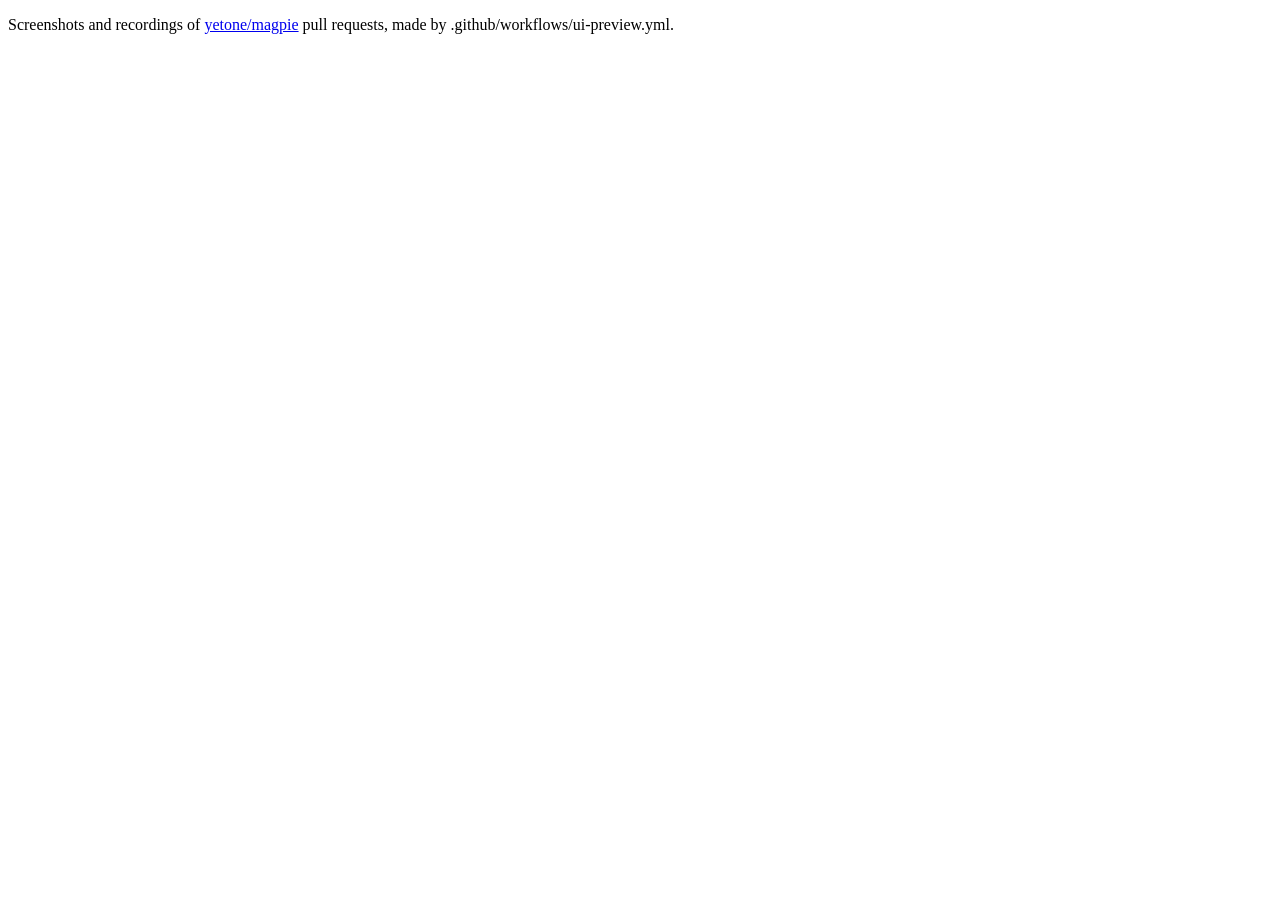
<file: index.html>
<!doctype html><meta charset="utf-8"><title>magpie UI previews</title><p>Screenshots and recordings of <a href="https://github.com/yetone/magpie/pulls">yetone/magpie</a> pull requests, made by .github/workflows/ui-preview.yml.</p>
</file>
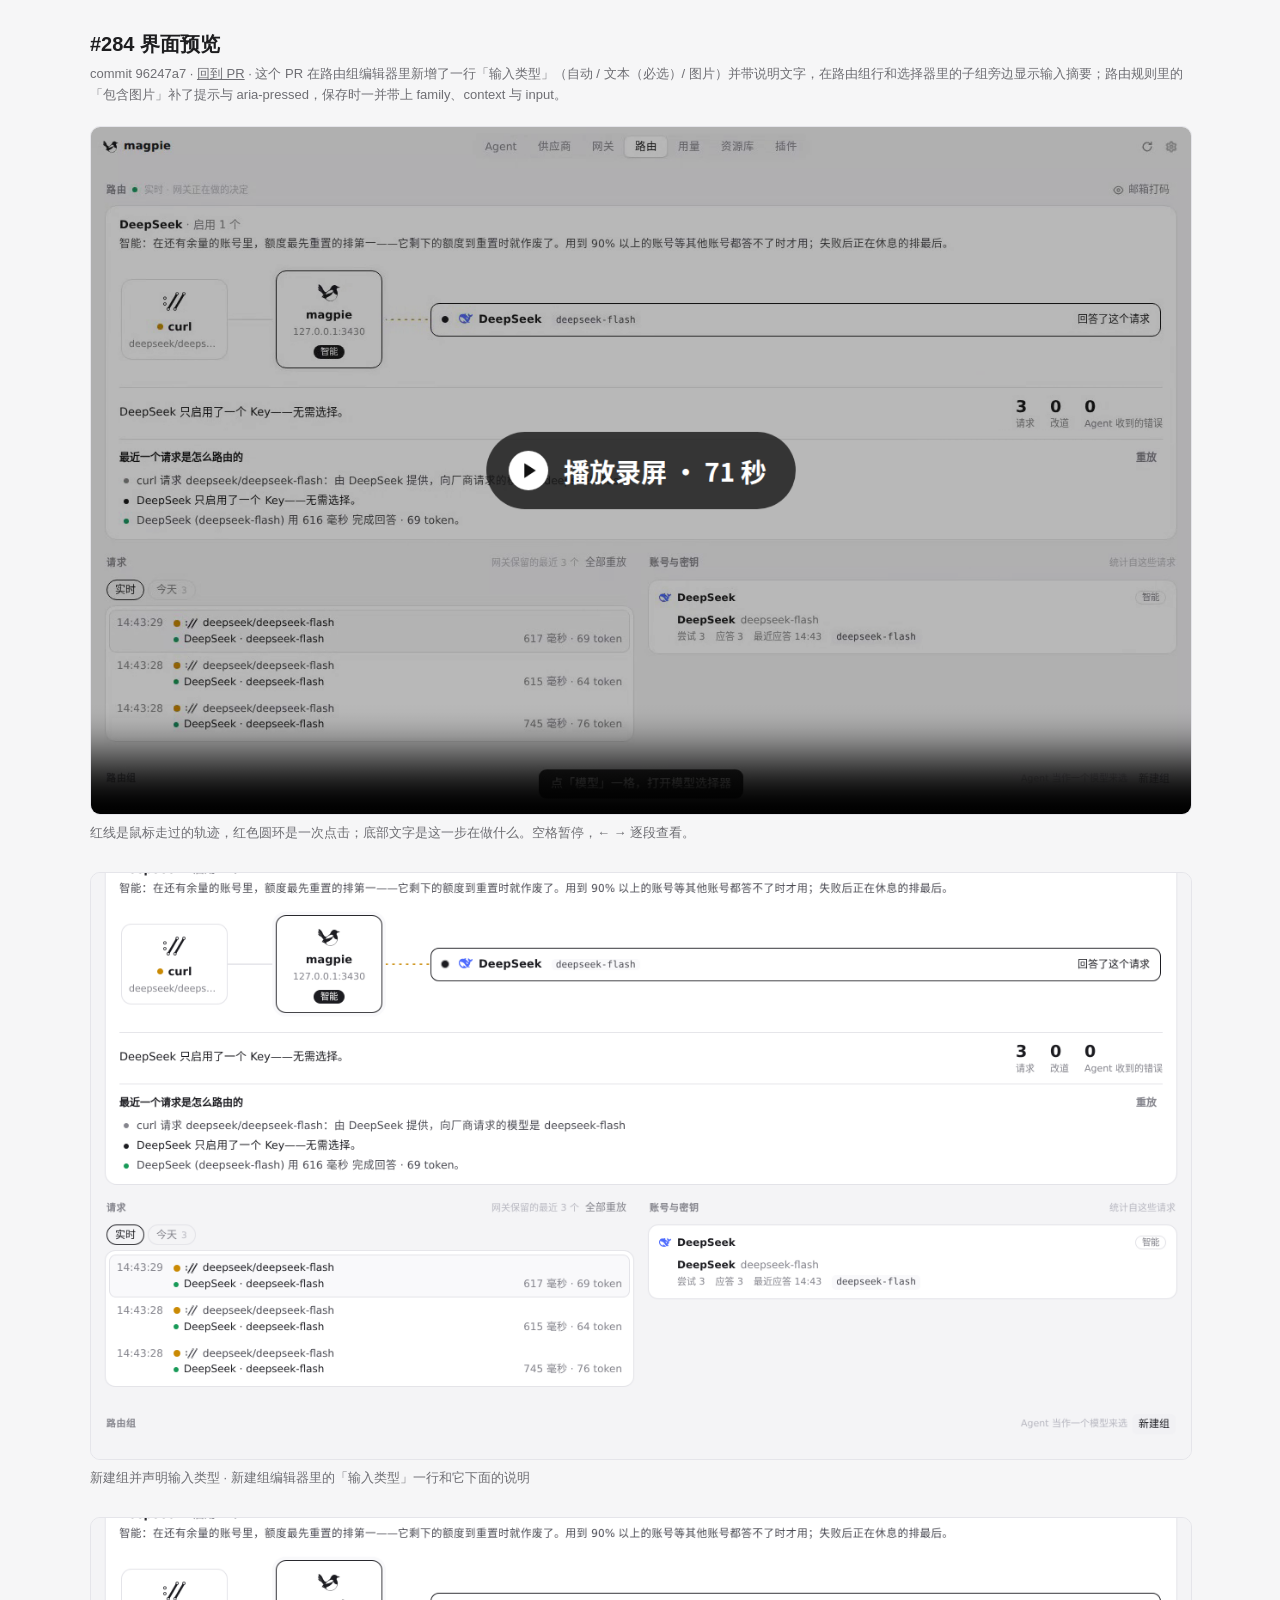
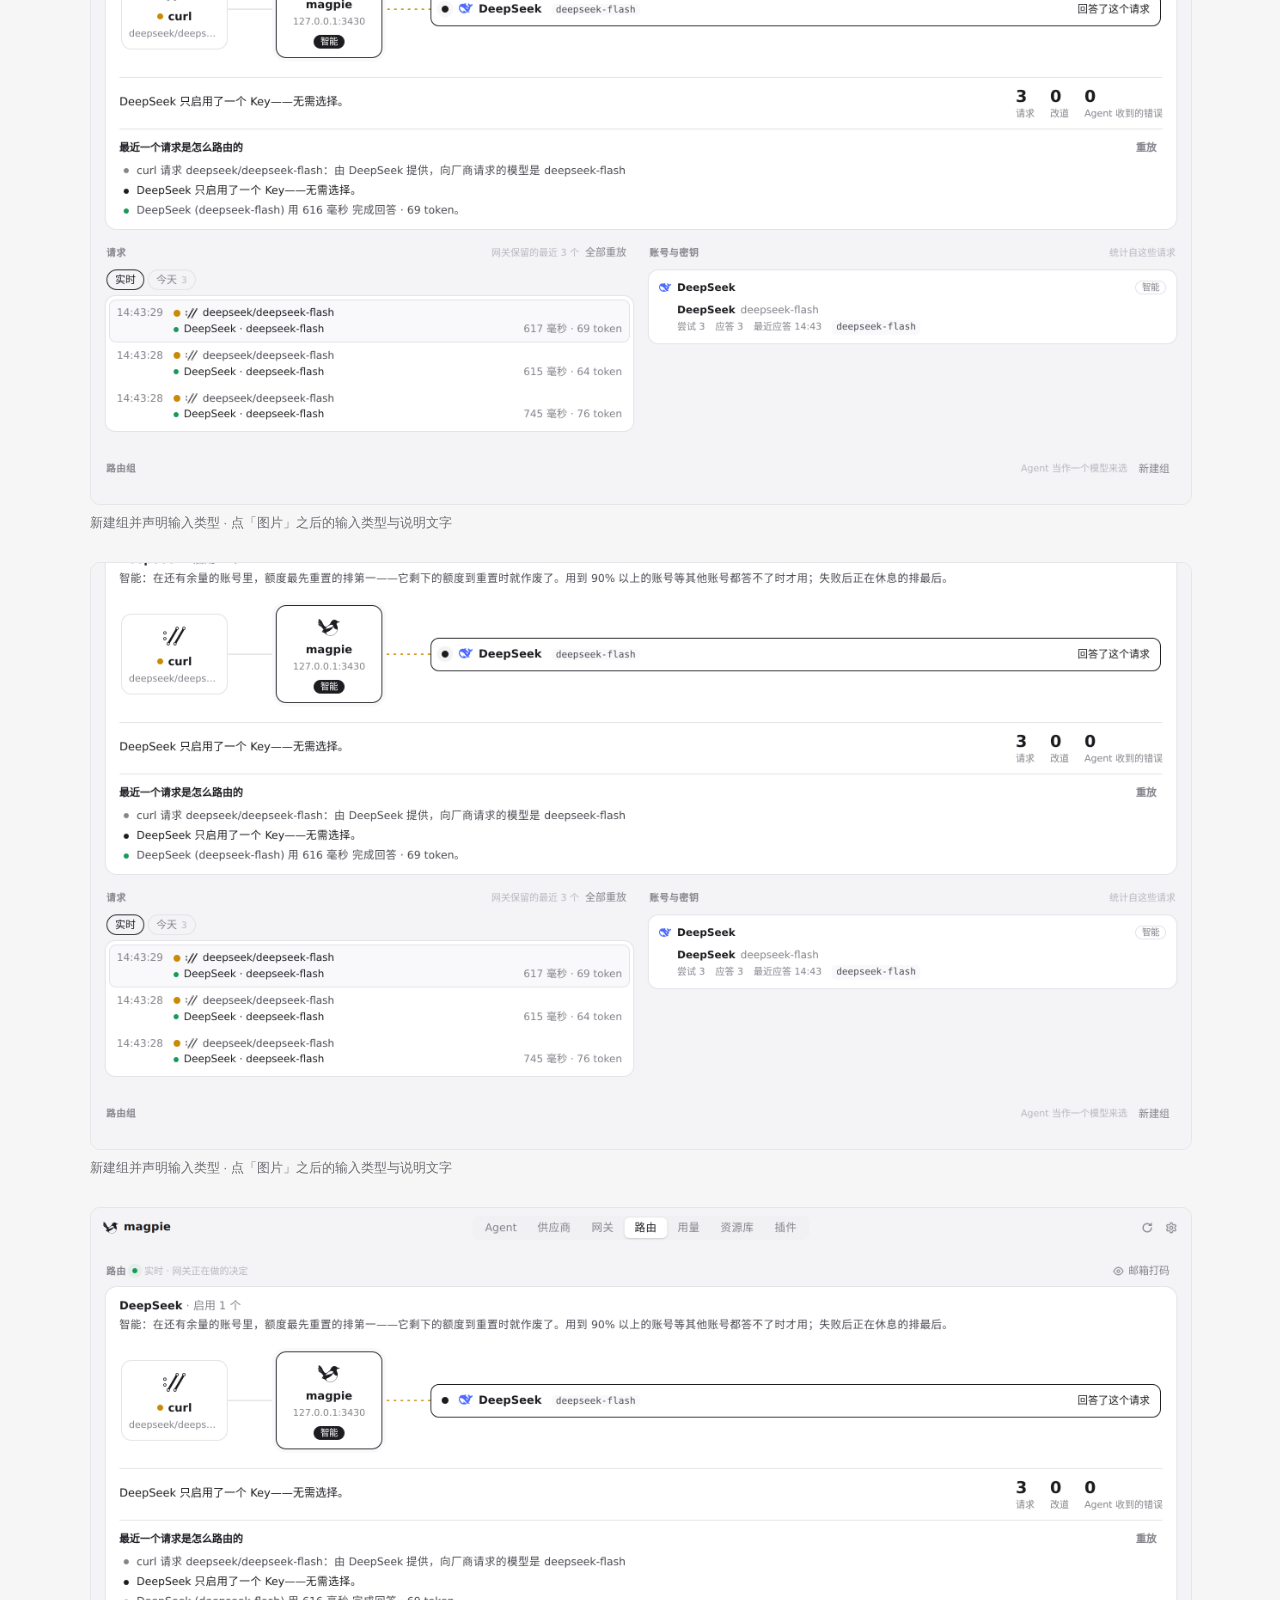
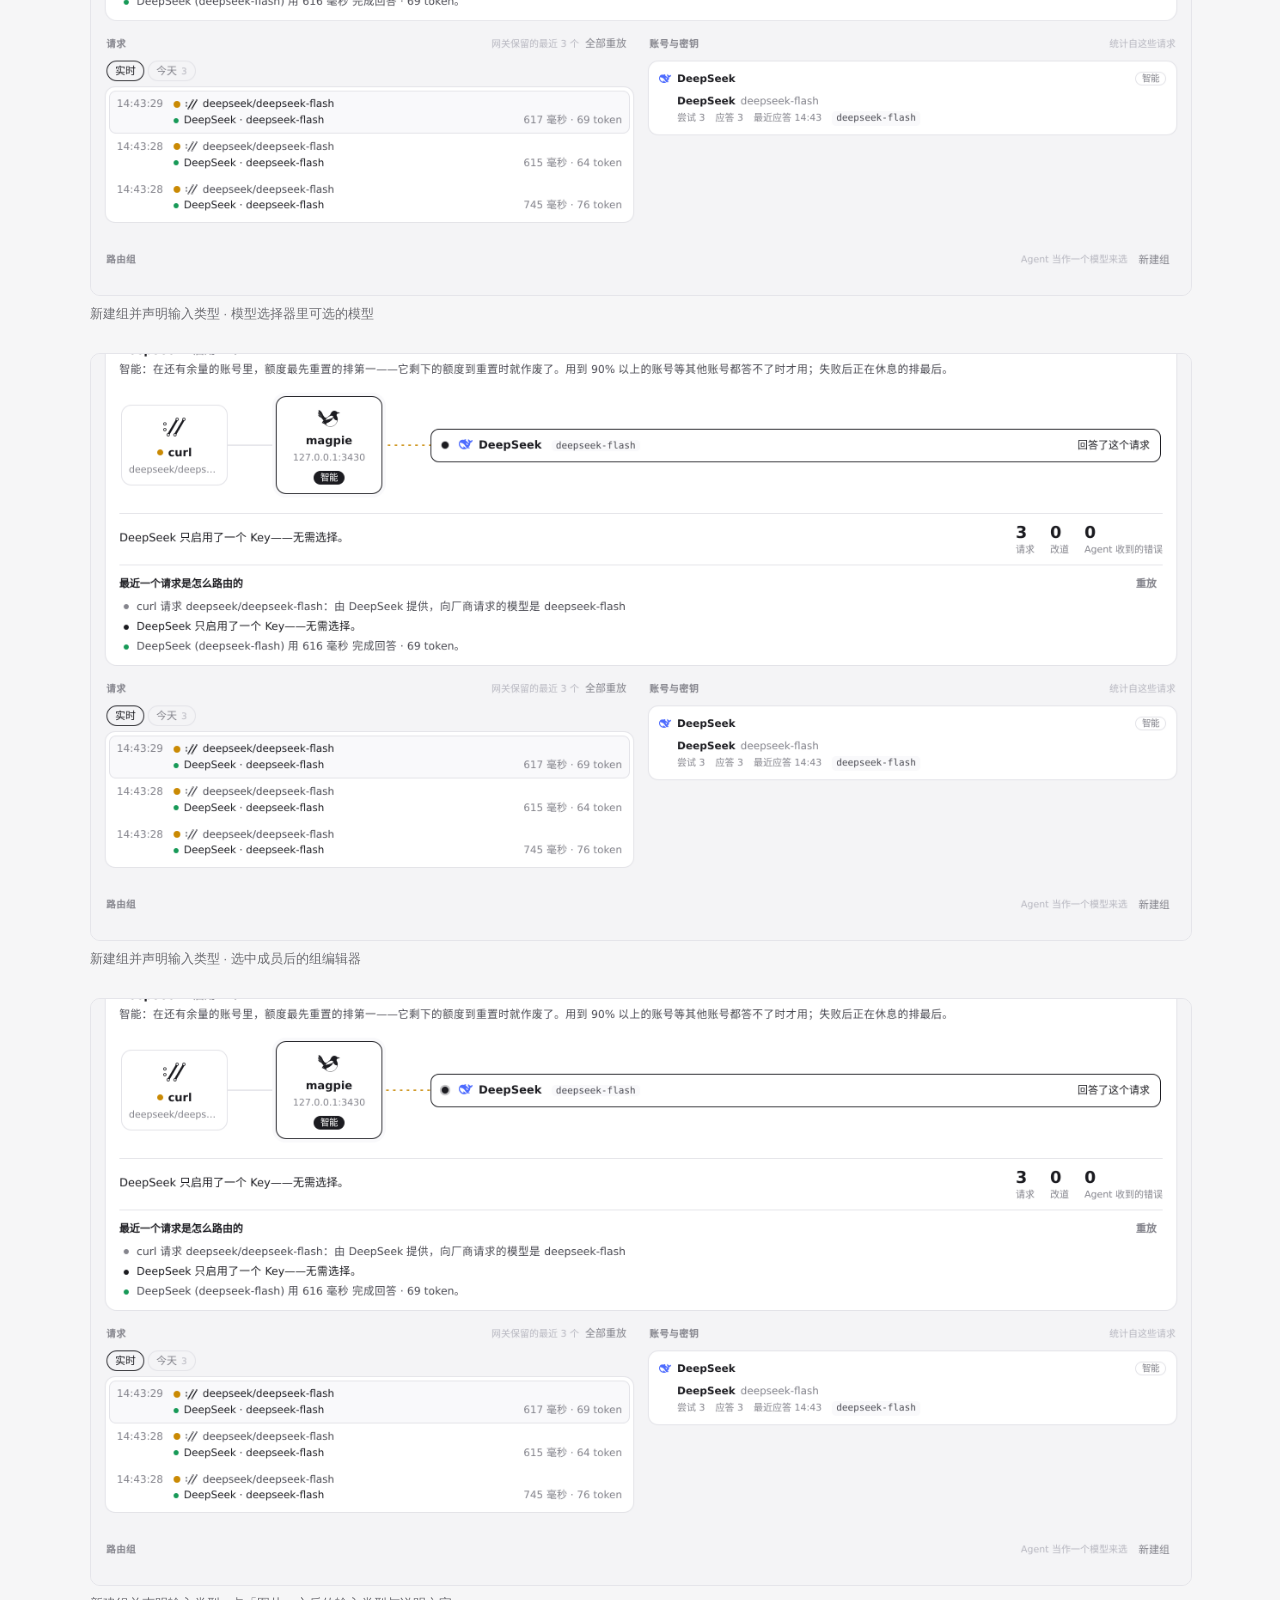
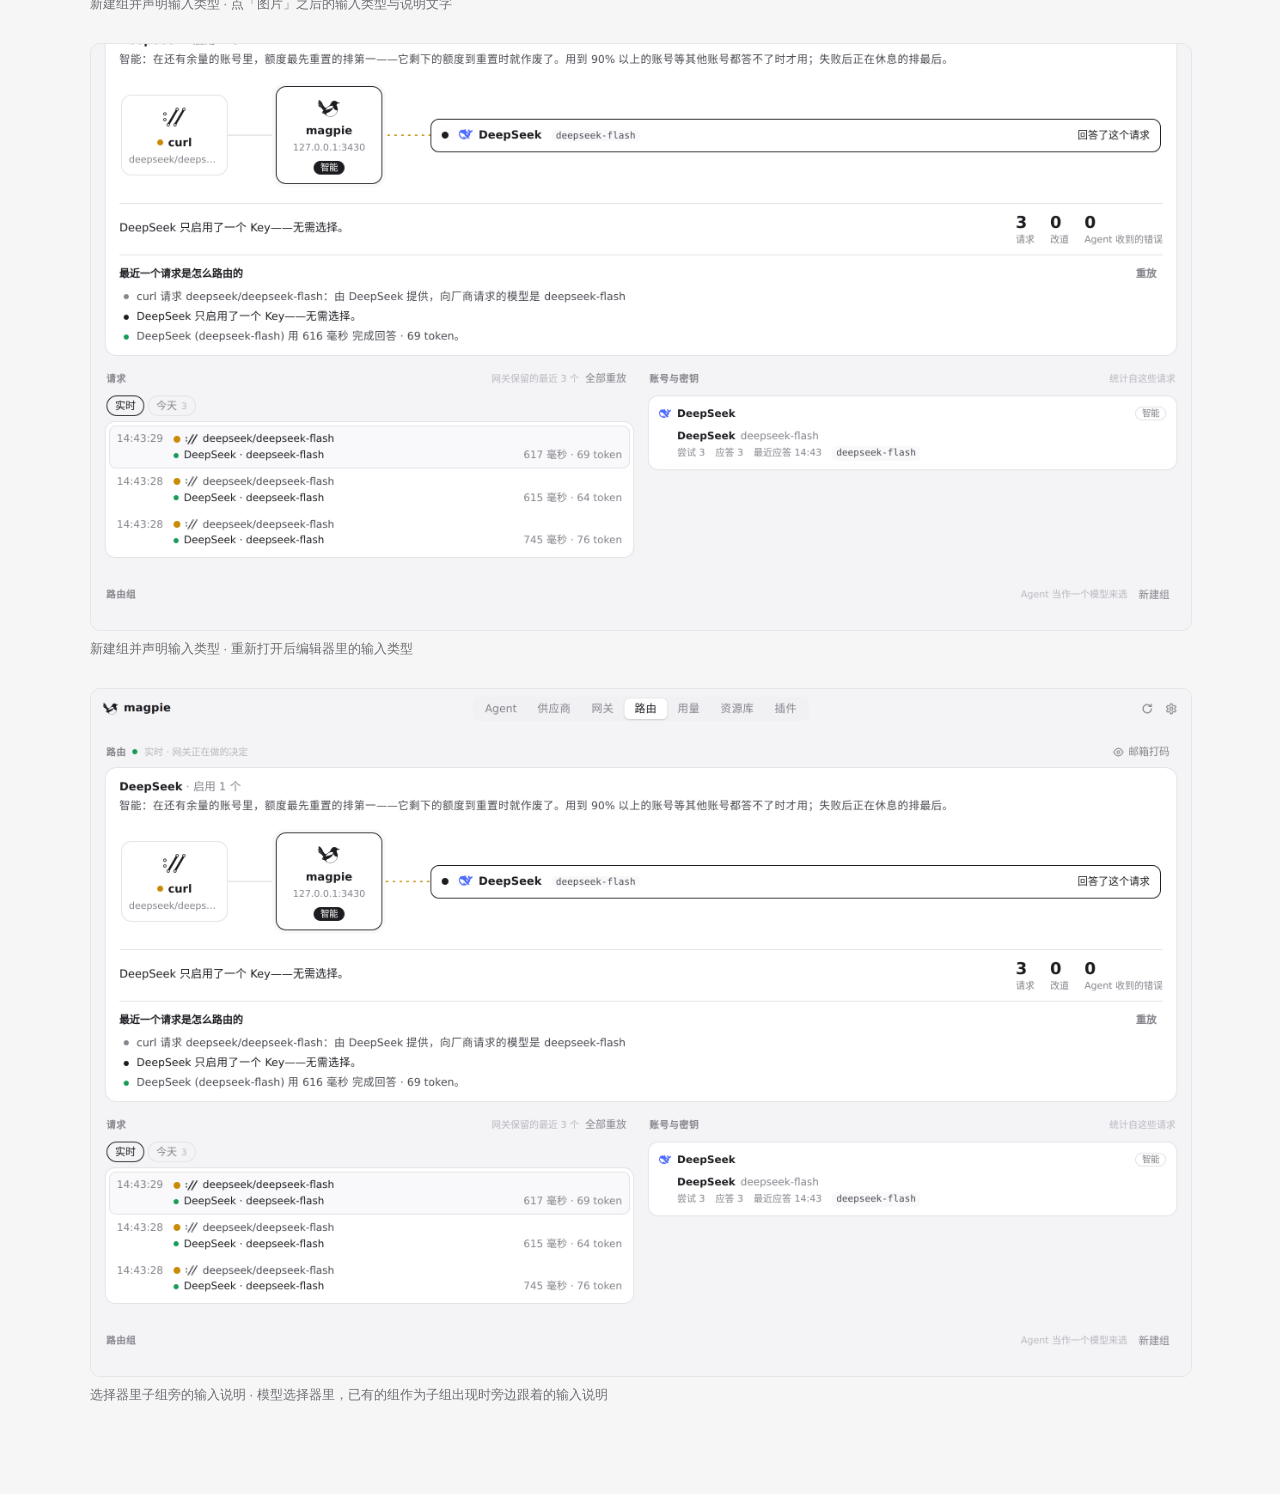
<file: pr-284/96247a7/index.html>
<!doctype html><html lang="zh"><meta charset="utf-8"><meta name="viewport" content="width=device-width,initial-scale=1">
<title>#284 界面预览 · 96247a7</title>
<style>:root{color-scheme:light dark;--bg:#f6f6f7;--fg:#1d1d1f;--muted:#6e6e73;--card:#fff;--line:#e5e5ea}
@media (prefers-color-scheme:dark){:root{--bg:#111113;--fg:#f2f2f4;--muted:#9a9aa0;--card:#1c1c1f;--line:#2c2c30}}
body{margin:0;background:var(--bg);color:var(--fg);font:15px/1.6 -apple-system,"Segoe UI","PingFang SC","Noto Sans CJK SC",sans-serif}
main{max-width:1100px;margin:0 auto;padding:28px 16px 60px}h1{font-size:20px;margin:0 0 4px}.m{color:var(--muted);font-size:13px;margin:0 0 20px}
video,img{display:block;width:100%;border-radius:10px;border:1px solid var(--line);background:var(--card)}figure{margin:0 0 28px}figcaption{color:var(--muted);font-size:13px;margin-top:8px}
a{color:inherit}</style>
<main><h1>#284 界面预览</h1><p class="m">commit 96247a7 · <a href="https://github.com/yetone/magpie/pull/284">回到 PR</a> · 这个 PR 在路由组编辑器里新增了一行「输入类型」（自动 / 文本（必选）/ 图片）并带说明文字，在路由组行和选择器里的子组旁边显示输入摘要；路由规则里的「包含图片」补了提示与 aria-pressed，保存时一并带上 family、context 与 input。</p>
<figure><video src="preview.mp4" controls autoplay muted playsinline poster="poster.png"></video><figcaption>红线是鼠标走过的轨迹，红色圆环是一次点击；底部文字是这一步在做什么。空格暂停，← → 逐段查看。</figcaption></figure>
<figure><img src="01-group-editor-input-auto.png" alt="新建组编辑器里的「输入类型」一行和它下面的说明"><figcaption>新建组并声明输入类型 · 新建组编辑器里的「输入类型」一行和它下面的说明</figcaption></figure>
<figure><img src="02-group-editor-input-image.png" alt="点「图片」之后的输入类型与说明文字"><figcaption>新建组并声明输入类型 · 点「图片」之后的输入类型与说明文字</figcaption></figure>
<figure><img src="04-group-editor-input-image.png" alt="点「图片」之后的输入类型与说明文字"><figcaption>新建组并声明输入类型 · 点「图片」之后的输入类型与说明文字</figcaption></figure>
<figure><img src="06-group-member-picker.png" alt="模型选择器里可选的模型"><figcaption>新建组并声明输入类型 · 模型选择器里可选的模型</figcaption></figure>
<figure><img src="07-group-editor-after-member.png" alt="选中成员后的组编辑器"><figcaption>新建组并声明输入类型 · 选中成员后的组编辑器</figcaption></figure>
<figure><img src="08-group-editor-input-image.png" alt="点「图片」之后的输入类型与说明文字"><figcaption>新建组并声明输入类型 · 点「图片」之后的输入类型与说明文字</figcaption></figure>
<figure><img src="10-group-editor-reopened.png" alt="重新打开后编辑器里的输入类型"><figcaption>新建组并声明输入类型 · 重新打开后编辑器里的输入类型</figcaption></figure>
<figure><img src="11-picker-subgroup-input-note.png" alt="模型选择器里，已有的组作为子组出现时旁边跟着的输入说明"><figcaption>选择器里子组旁的输入说明 · 模型选择器里，已有的组作为子组出现时旁边跟着的输入说明</figcaption></figure>
</main></html>
</file>
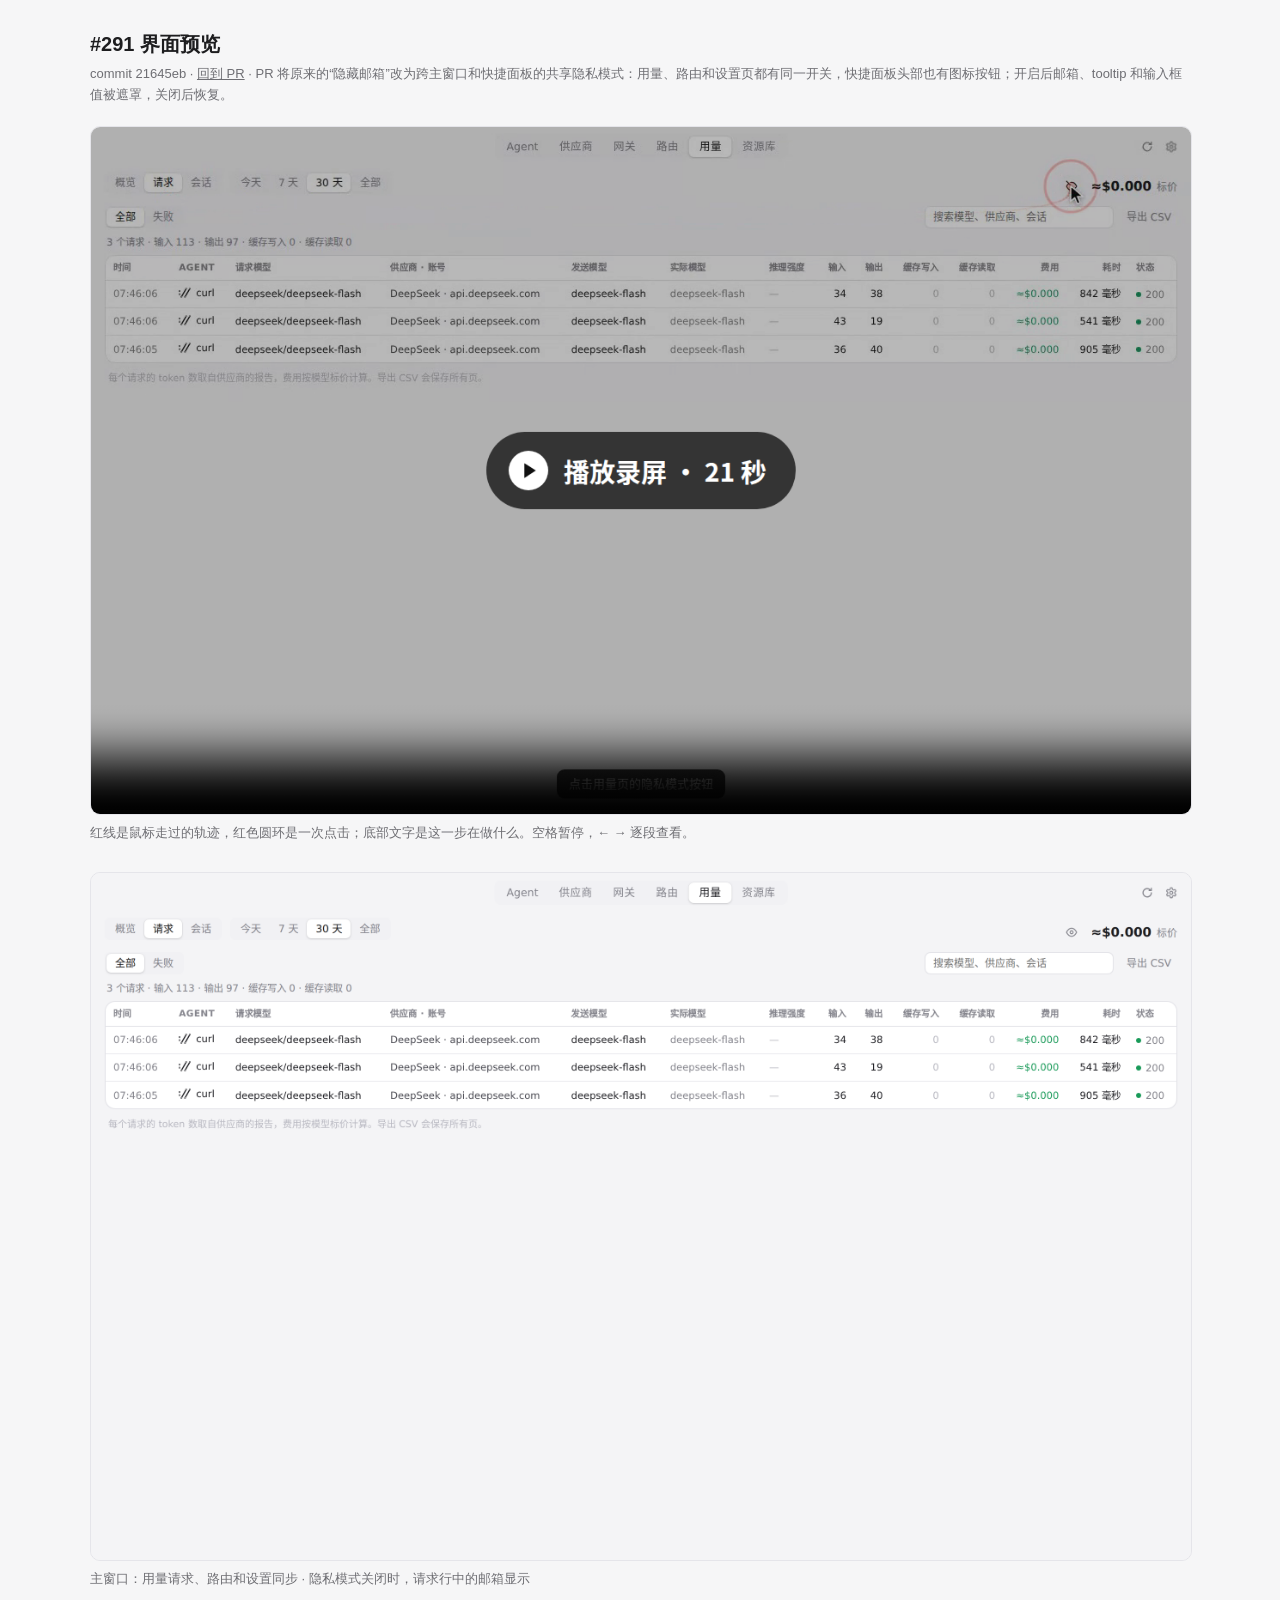
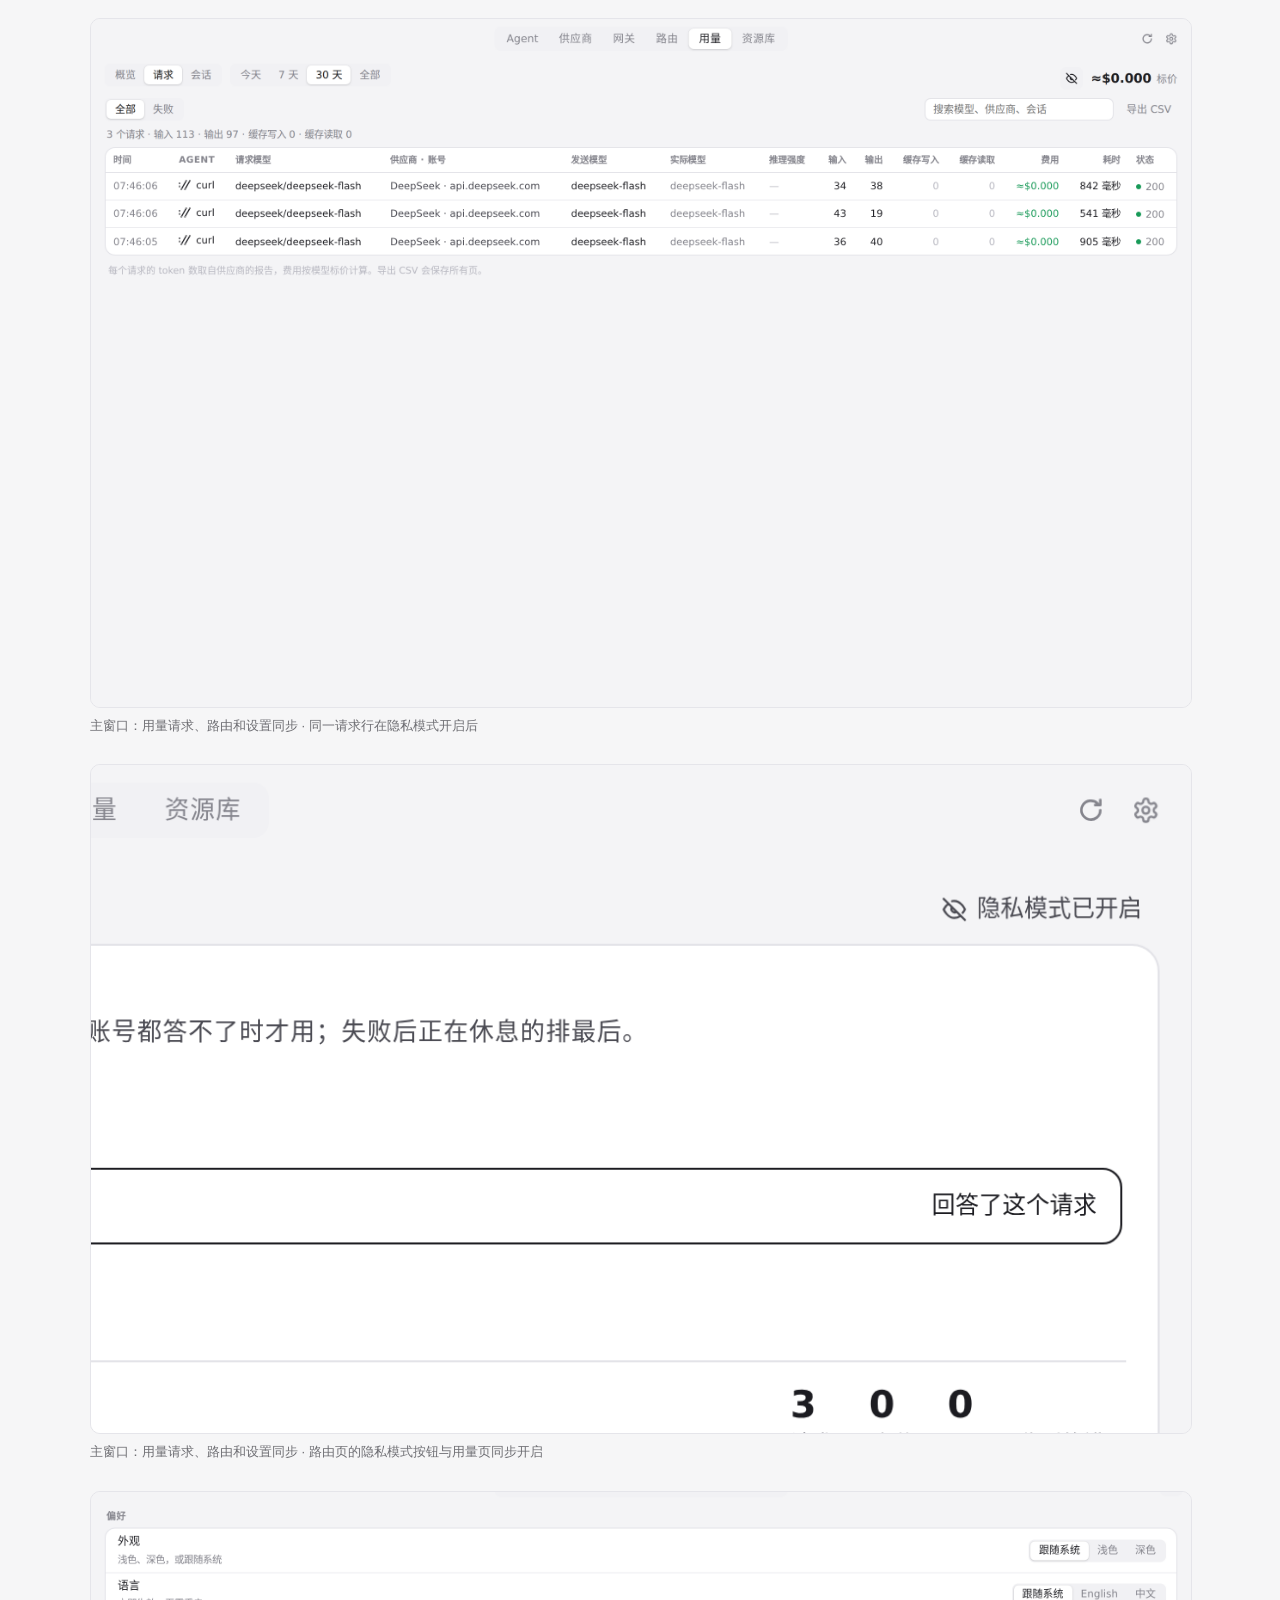
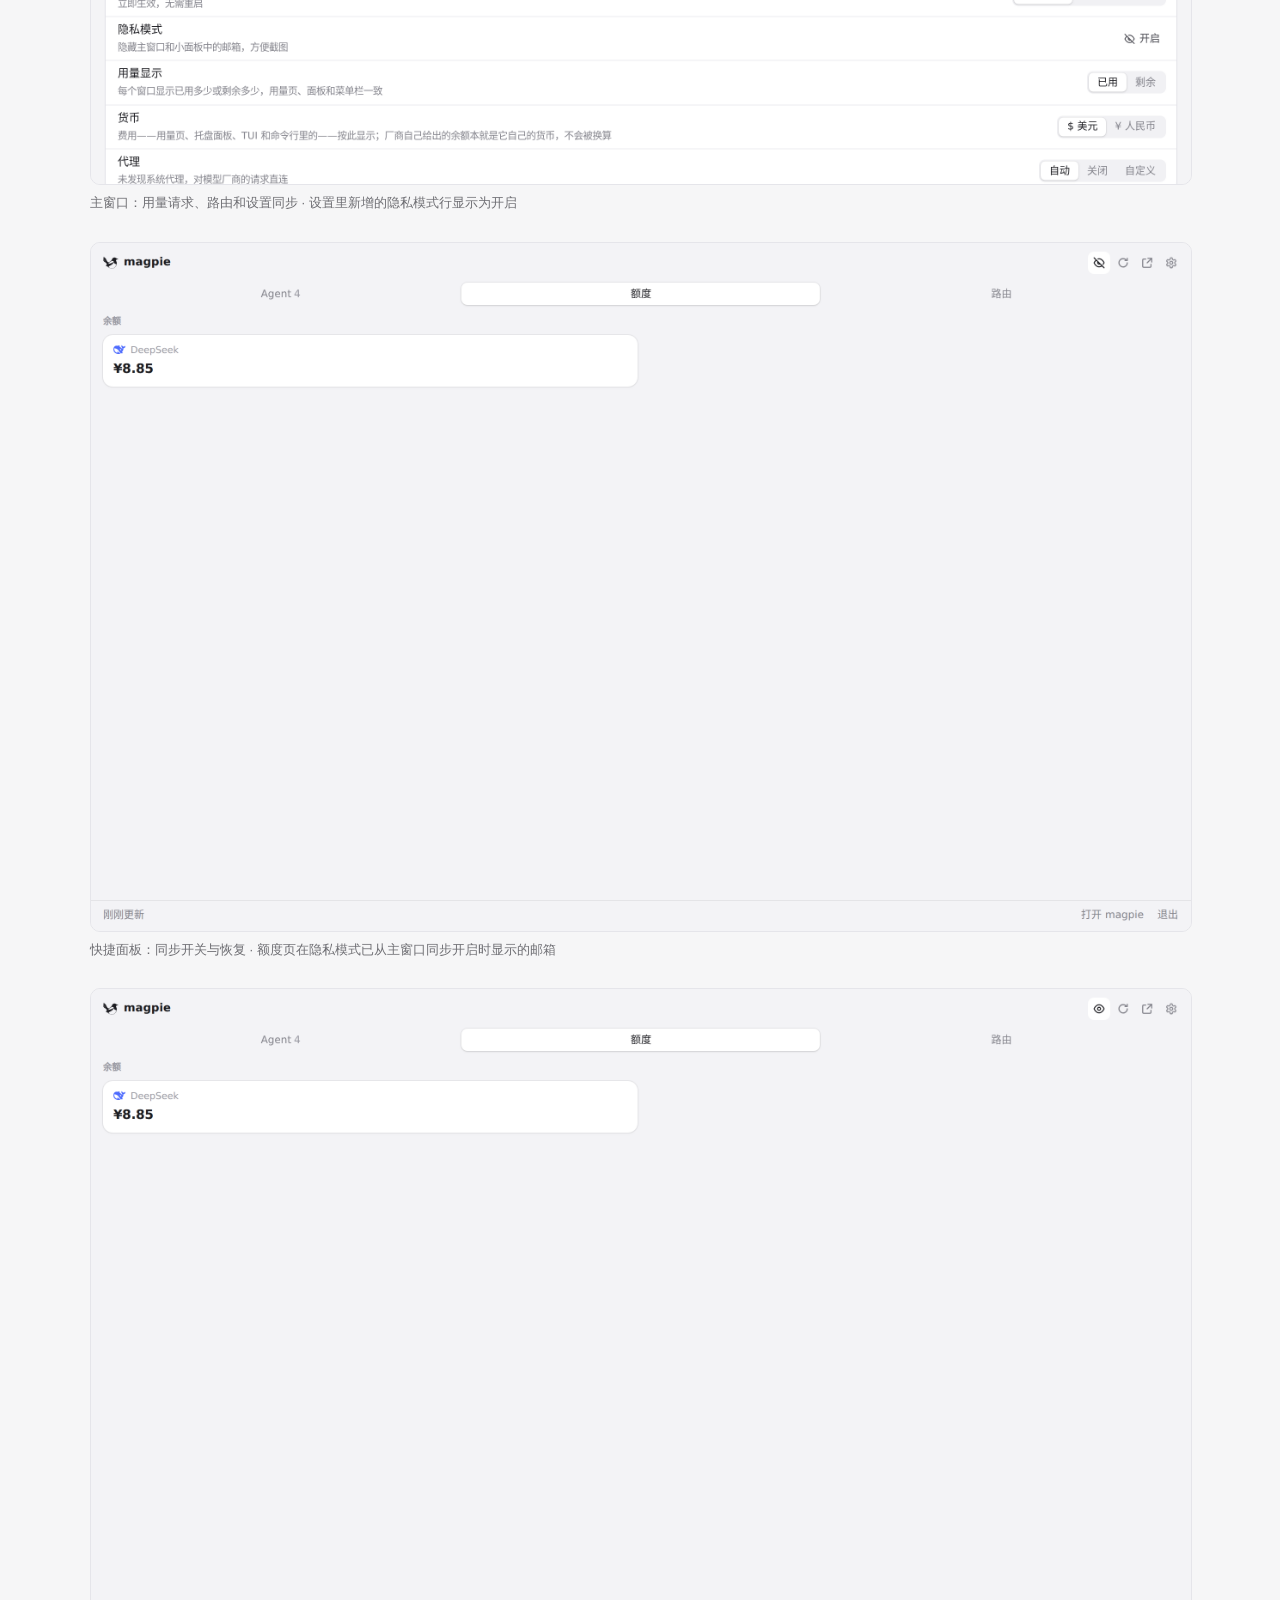
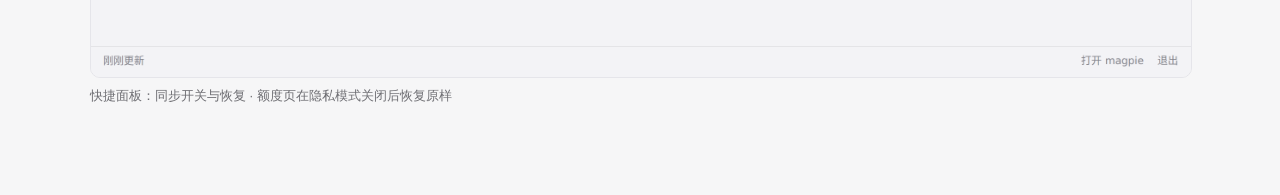
<file: pr-291/21645eb/index.html>
<!doctype html><html lang="zh"><meta charset="utf-8"><meta name="viewport" content="width=device-width,initial-scale=1">
<title>#291 界面预览 · 21645eb</title>
<style>:root{color-scheme:light dark;--bg:#f6f6f7;--fg:#1d1d1f;--muted:#6e6e73;--card:#fff;--line:#e5e5ea}
@media (prefers-color-scheme:dark){:root{--bg:#111113;--fg:#f2f2f4;--muted:#9a9aa0;--card:#1c1c1f;--line:#2c2c30}}
body{margin:0;background:var(--bg);color:var(--fg);font:15px/1.6 -apple-system,"Segoe UI","PingFang SC","Noto Sans CJK SC",sans-serif}
main{max-width:1100px;margin:0 auto;padding:28px 16px 60px}h1{font-size:20px;margin:0 0 4px}.m{color:var(--muted);font-size:13px;margin:0 0 20px}
video,img{display:block;width:100%;border-radius:10px;border:1px solid var(--line);background:var(--card)}figure{margin:0 0 28px}figcaption{color:var(--muted);font-size:13px;margin-top:8px}
a{color:inherit}</style>
<main><h1>#291 界面预览</h1><p class="m">commit 21645eb · <a href="https://github.com/yetone/magpie/pull/291">回到 PR</a> · PR 将原来的“隐藏邮箱”改为跨主窗口和快捷面板的共享隐私模式：用量、路由和设置页都有同一开关，快捷面板头部也有图标按钮；开启后邮箱、tooltip 和输入框值被遮罩，关闭后恢复。</p>
<figure><video src="preview.mp4" controls autoplay muted playsinline poster="poster.png"></video><figcaption>红线是鼠标走过的轨迹，红色圆环是一次点击；底部文字是这一步在做什么。空格暂停，← → 逐段查看。</figcaption></figure>
<figure><img src="01-usage-requests-privacy-off.png" alt="隐私模式关闭时，请求行中的邮箱显示"><figcaption>主窗口：用量请求、路由和设置同步 · 隐私模式关闭时，请求行中的邮箱显示</figcaption></figure>
<figure><img src="02-usage-requests-privacy-on.png" alt="同一请求行在隐私模式开启后"><figcaption>主窗口：用量请求、路由和设置同步 · 同一请求行在隐私模式开启后</figcaption></figure>
<figure><img src="03-routing-privacy-on.png" alt="路由页的隐私模式按钮与用量页同步开启"><figcaption>主窗口：用量请求、路由和设置同步 · 路由页的隐私模式按钮与用量页同步开启</figcaption></figure>
<figure><img src="04-settings-privacy-on.png" alt="设置里新增的隐私模式行显示为开启"><figcaption>主窗口：用量请求、路由和设置同步 · 设置里新增的隐私模式行显示为开启</figcaption></figure>
<figure><img src="05-panel-usage-privacy-on.png" alt="额度页在隐私模式已从主窗口同步开启时显示的邮箱"><figcaption>快捷面板：同步开关与恢复 · 额度页在隐私模式已从主窗口同步开启时显示的邮箱</figcaption></figure>
<figure><img src="06-panel-usage-privacy-off.png" alt="额度页在隐私模式关闭后恢复原样"><figcaption>快捷面板：同步开关与恢复 · 额度页在隐私模式关闭后恢复原样</figcaption></figure>
</main></html>
</file>
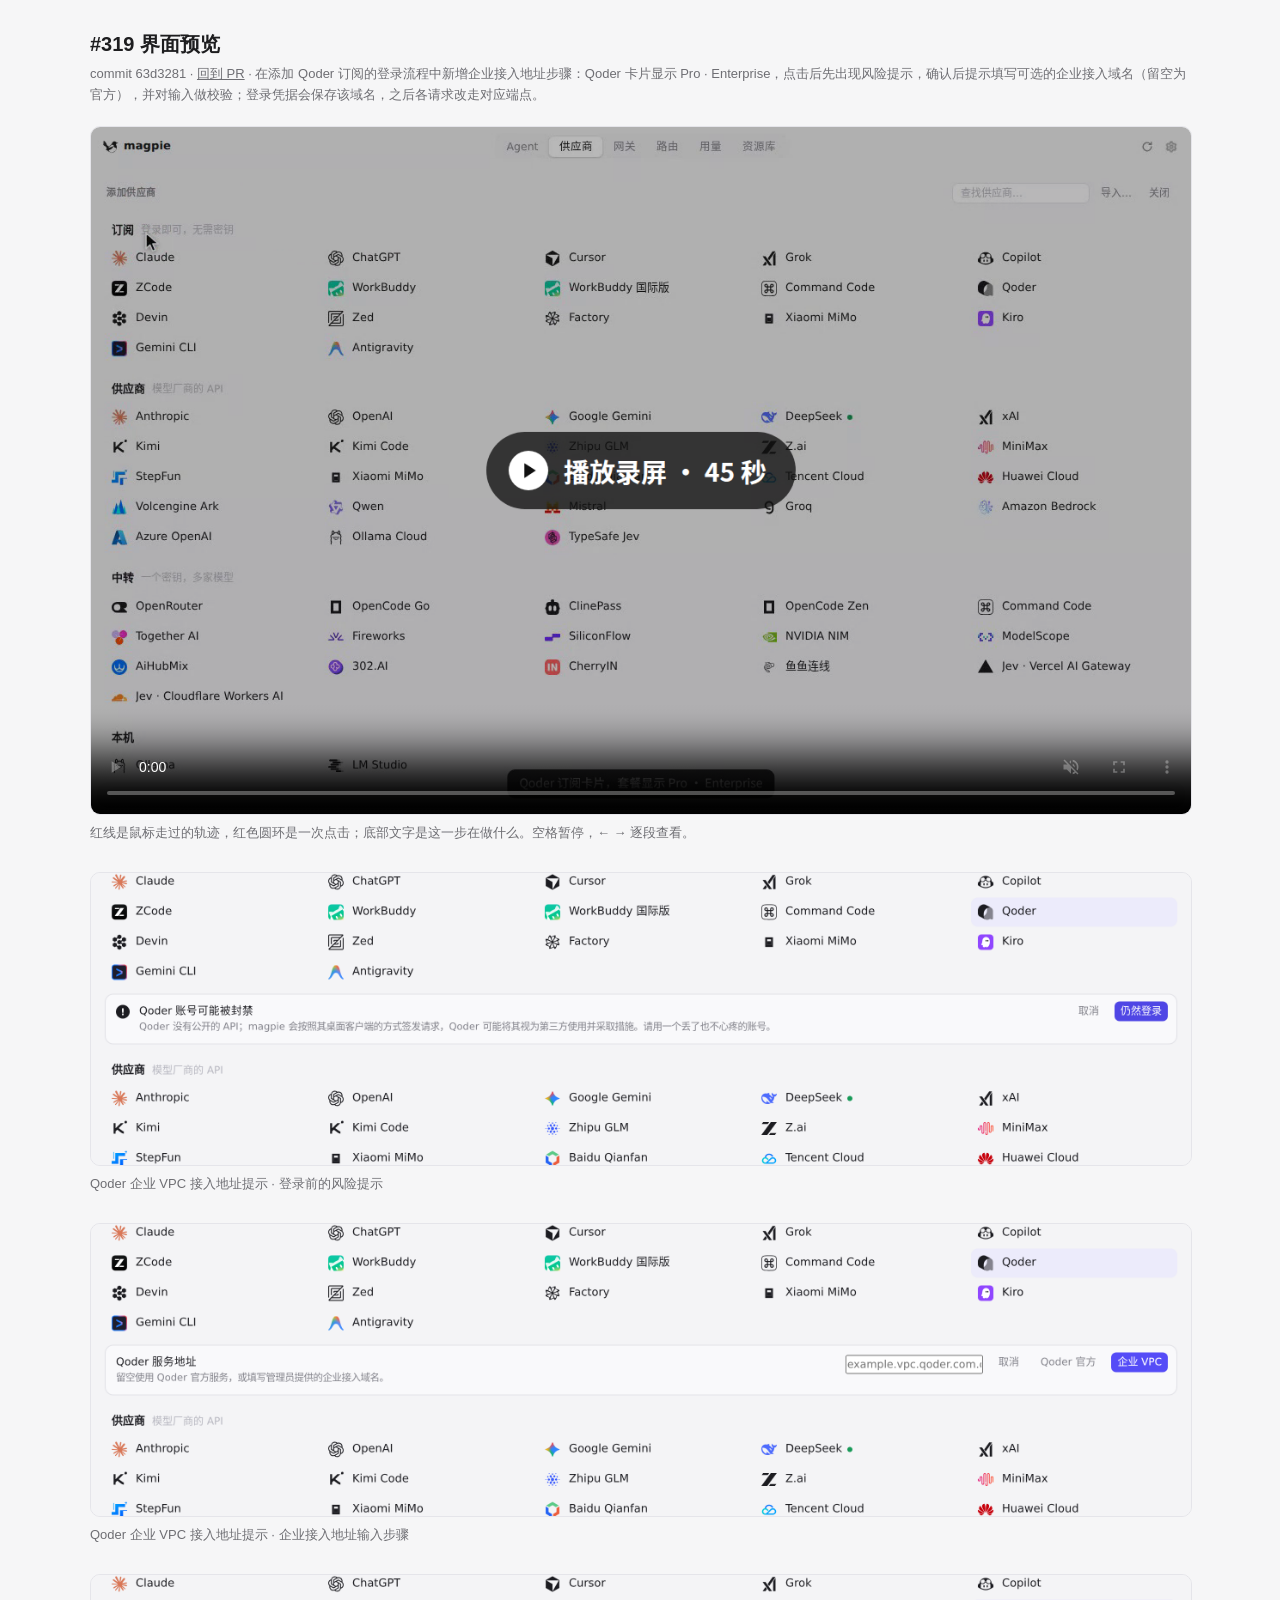
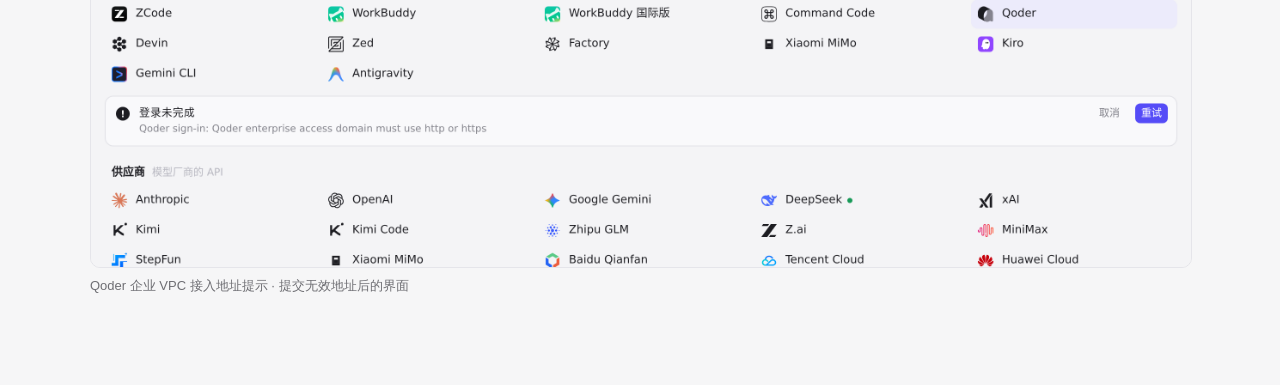
<file: pr-319/63d3281/index.html>
<!doctype html><html lang="zh"><meta charset="utf-8"><meta name="viewport" content="width=device-width,initial-scale=1">
<title>#319 界面预览 · 63d3281</title>
<style>:root{color-scheme:light dark;--bg:#f6f6f7;--fg:#1d1d1f;--muted:#6e6e73;--card:#fff;--line:#e5e5ea}
@media (prefers-color-scheme:dark){:root{--bg:#111113;--fg:#f2f2f4;--muted:#9a9aa0;--card:#1c1c1f;--line:#2c2c30}}
body{margin:0;background:var(--bg);color:var(--fg);font:15px/1.6 -apple-system,"Segoe UI","PingFang SC","Noto Sans CJK SC",sans-serif}
main{max-width:1100px;margin:0 auto;padding:28px 16px 60px}h1{font-size:20px;margin:0 0 4px}.m{color:var(--muted);font-size:13px;margin:0 0 20px}
video,img{display:block;width:100%;border-radius:10px;border:1px solid var(--line);background:var(--card)}figure{margin:0 0 28px}figcaption{color:var(--muted);font-size:13px;margin-top:8px}
a{color:inherit}</style>
<main><h1>#319 界面预览</h1><p class="m">commit 63d3281 · <a href="https://github.com/yetone/magpie/pull/319">回到 PR</a> · 在添加 Qoder 订阅的登录流程中新增企业接入地址步骤：Qoder 卡片显示 Pro · Enterprise，点击后先出现风险提示，确认后提示填写可选的企业接入域名（留空为官方），并对输入做校验；登录凭据会保存该域名，之后各请求改走对应端点。</p>
<figure><video src="preview.mp4" controls autoplay muted playsinline poster="poster.png"></video><figcaption>红线是鼠标走过的轨迹，红色圆环是一次点击；底部文字是这一步在做什么。空格暂停，← → 逐段查看。</figcaption></figure>
<figure><img src="02-qoder-risk-prompt.png" alt="登录前的风险提示"><figcaption>Qoder 企业 VPC 接入地址提示 · 登录前的风险提示</figcaption></figure>
<figure><img src="03-qoder-endpoint-prompt.png" alt="企业接入地址输入步骤"><figcaption>Qoder 企业 VPC 接入地址提示 · 企业接入地址输入步骤</figcaption></figure>
<figure><img src="04-qoder-endpoint-invalid.png" alt="提交无效地址后的界面"><figcaption>Qoder 企业 VPC 接入地址提示 · 提交无效地址后的界面</figcaption></figure>
</main></html>
</file>
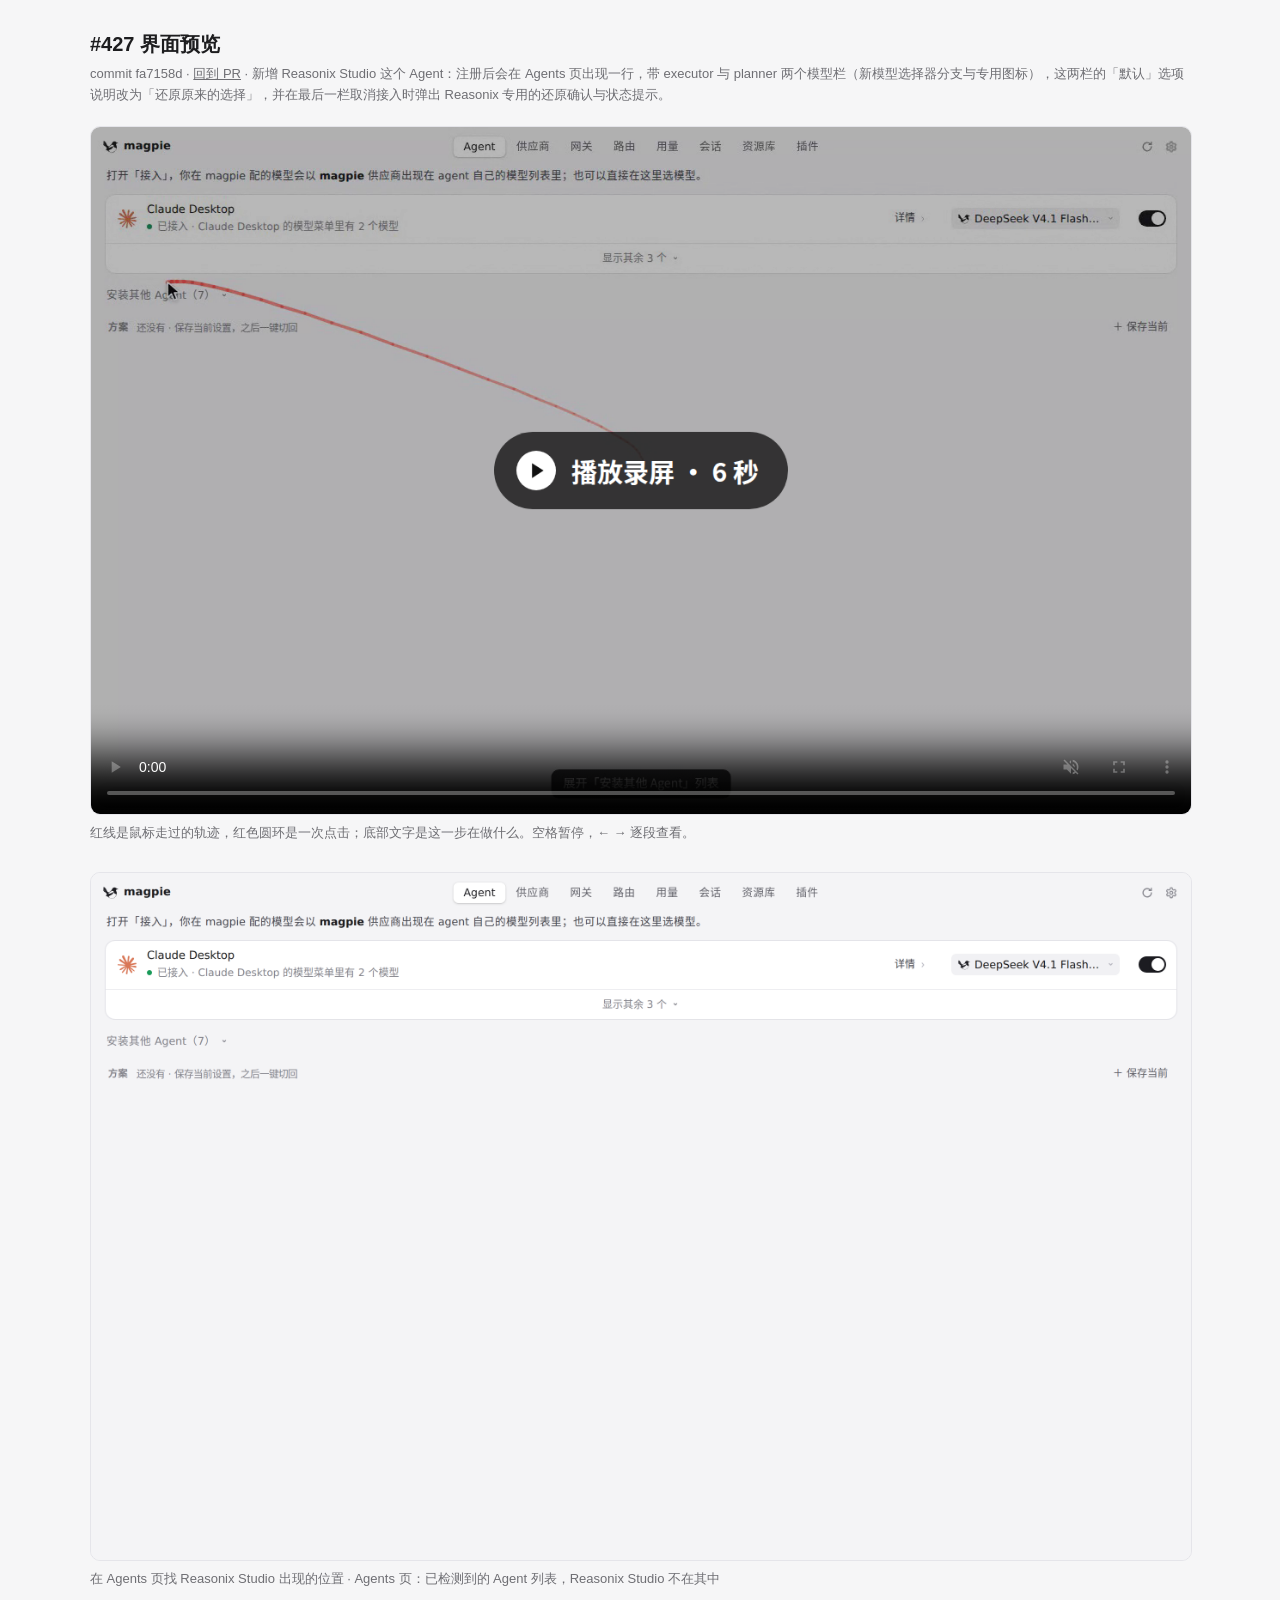
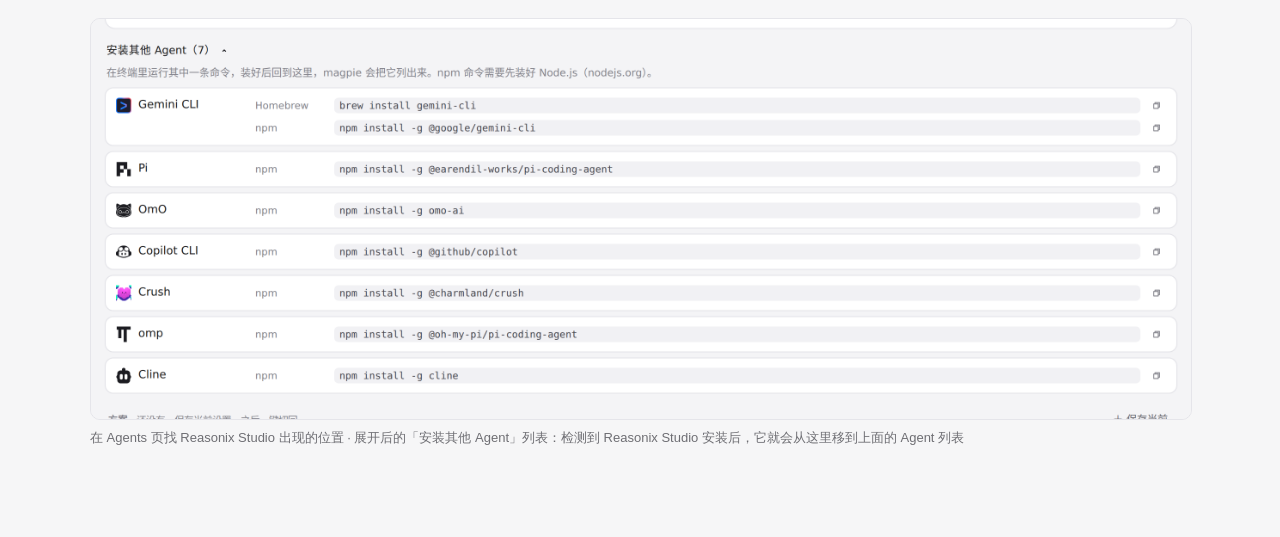
<file: pr-427/fa7158d/index.html>
<!doctype html><html lang="zh"><meta charset="utf-8"><meta name="viewport" content="width=device-width,initial-scale=1">
<title>#427 界面预览 · fa7158d</title>
<style>:root{color-scheme:light dark;--bg:#f6f6f7;--fg:#1d1d1f;--muted:#6e6e73;--card:#fff;--line:#e5e5ea}
@media (prefers-color-scheme:dark){:root{--bg:#111113;--fg:#f2f2f4;--muted:#9a9aa0;--card:#1c1c1f;--line:#2c2c30}}
body{margin:0;background:var(--bg);color:var(--fg);font:15px/1.6 -apple-system,"Segoe UI","PingFang SC","Noto Sans CJK SC",sans-serif}
main{max-width:1100px;margin:0 auto;padding:28px 16px 60px}h1{font-size:20px;margin:0 0 4px}.m{color:var(--muted);font-size:13px;margin:0 0 20px}
video,img{display:block;width:100%;border-radius:10px;border:1px solid var(--line);background:var(--card)}figure{margin:0 0 28px}figcaption{color:var(--muted);font-size:13px;margin-top:8px}
a{color:inherit}</style>
<main><h1>#427 界面预览</h1><p class="m">commit fa7158d · <a href="https://github.com/yetone/magpie/pull/427">回到 PR</a> · 新增 Reasonix Studio 这个 Agent：注册后会在 Agents 页出现一行，带 executor 与 planner 两个模型栏（新模型选择器分支与专用图标），这两栏的「默认」选项说明改为「还原原来的选择」，并在最后一栏取消接入时弹出 Reasonix 专用的还原确认与状态提示。</p>
<figure><video src="preview.mp4" controls autoplay muted playsinline poster="poster.png"></video><figcaption>红线是鼠标走过的轨迹，红色圆环是一次点击；底部文字是这一步在做什么。空格暂停，← → 逐段查看。</figcaption></figure>
<figure><img src="01-agents-installed-list.png" alt="Agents 页：已检测到的 Agent 列表，Reasonix Studio 不在其中"><figcaption>在 Agents 页找 Reasonix Studio 出现的位置 · Agents 页：已检测到的 Agent 列表，Reasonix Studio 不在其中</figcaption></figure>
<figure><img src="02-agents-install-expanded.png" alt="展开后的「安装其他 Agent」列表：检测到 Reasonix Studio 安装后，它就会从这里移到上面的 Agent 列表"><figcaption>在 Agents 页找 Reasonix Studio 出现的位置 · 展开后的「安装其他 Agent」列表：检测到 Reasonix Studio 安装后，它就会从这里移到上面的 Agent 列表</figcaption></figure>
</main></html>
</file>
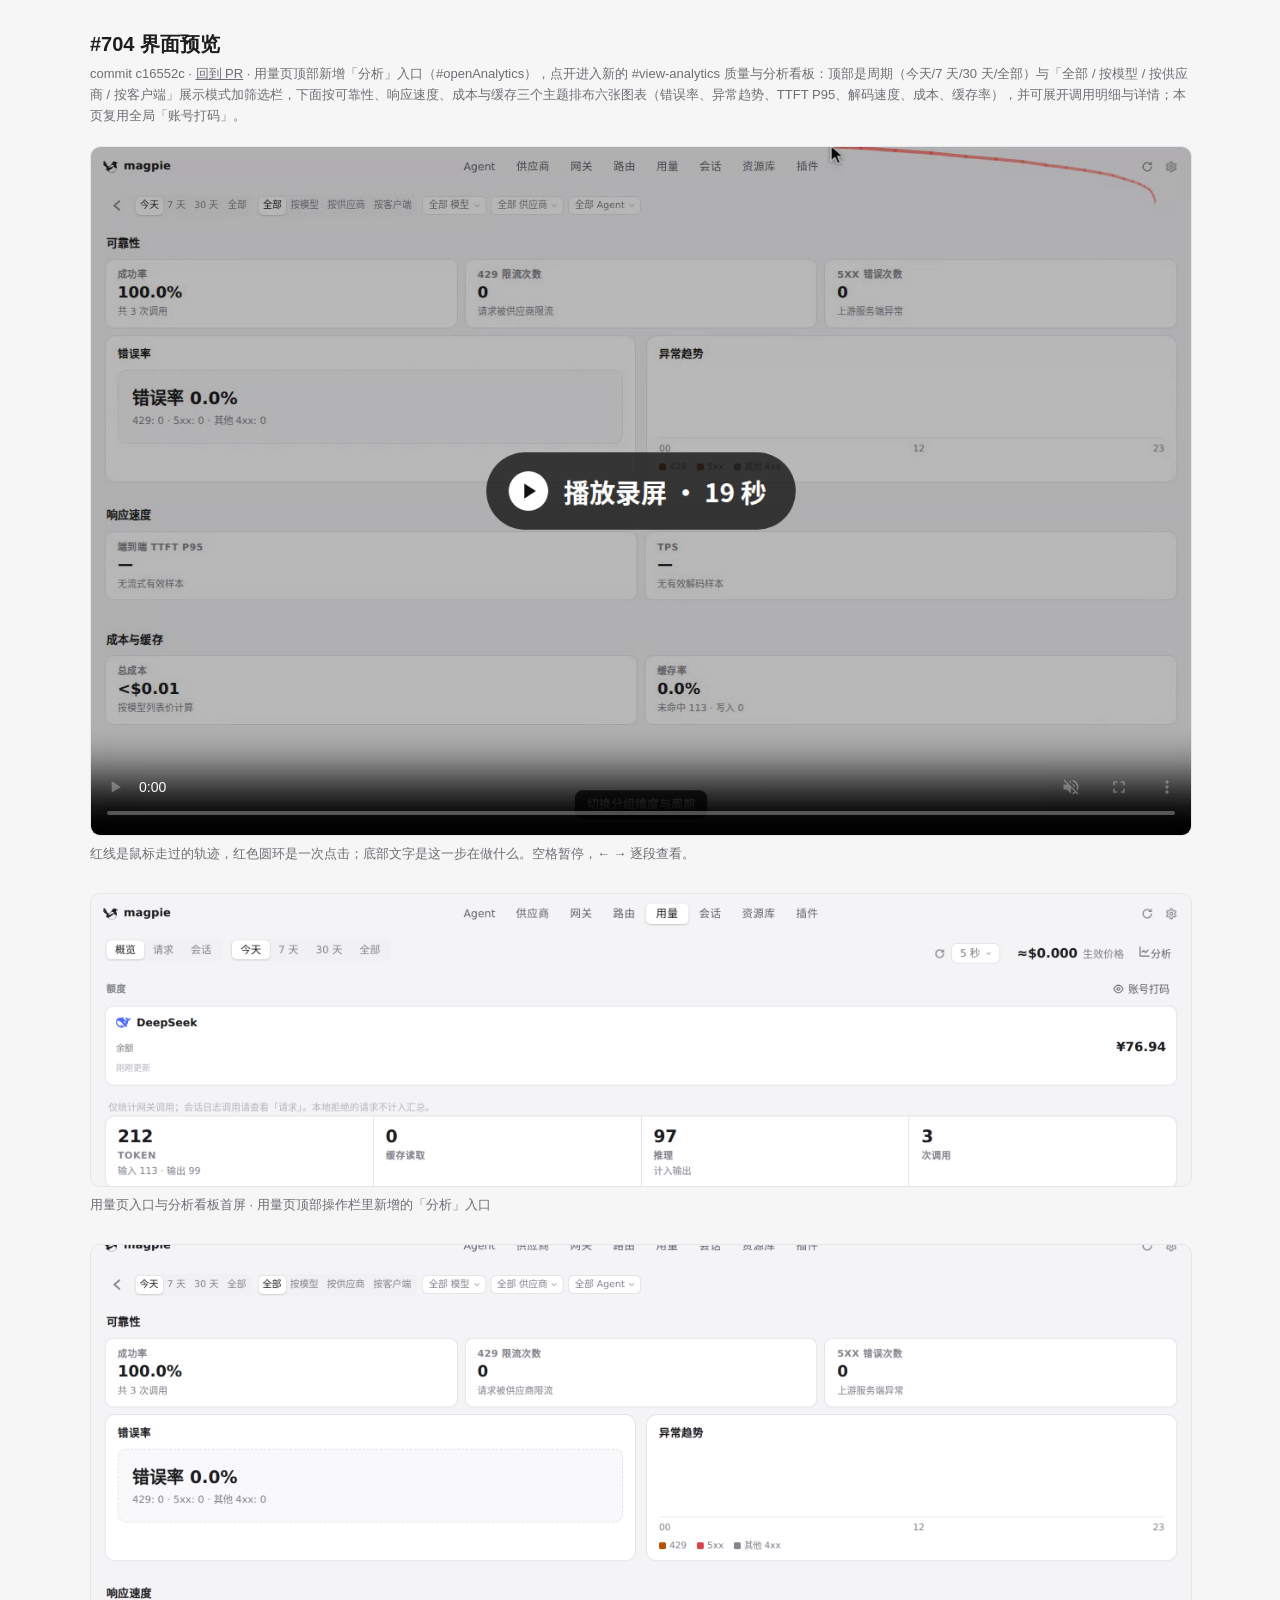
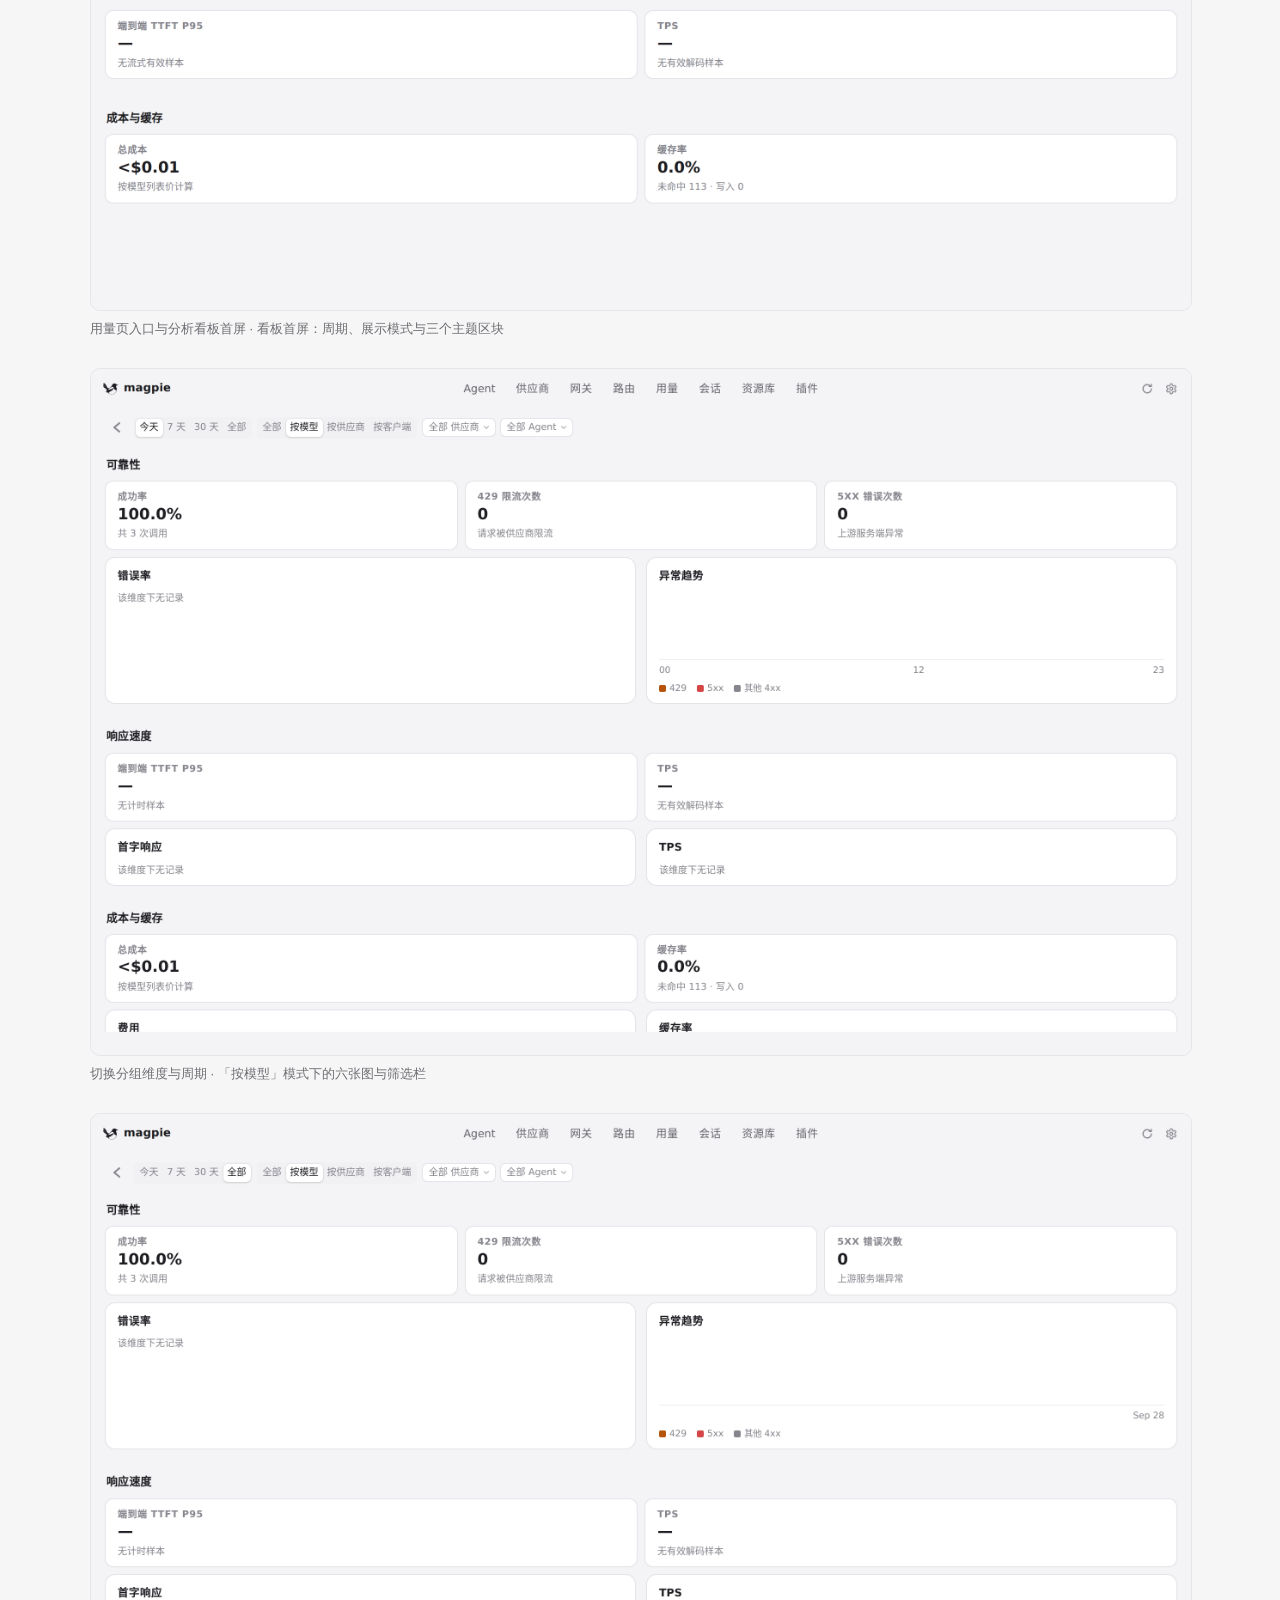
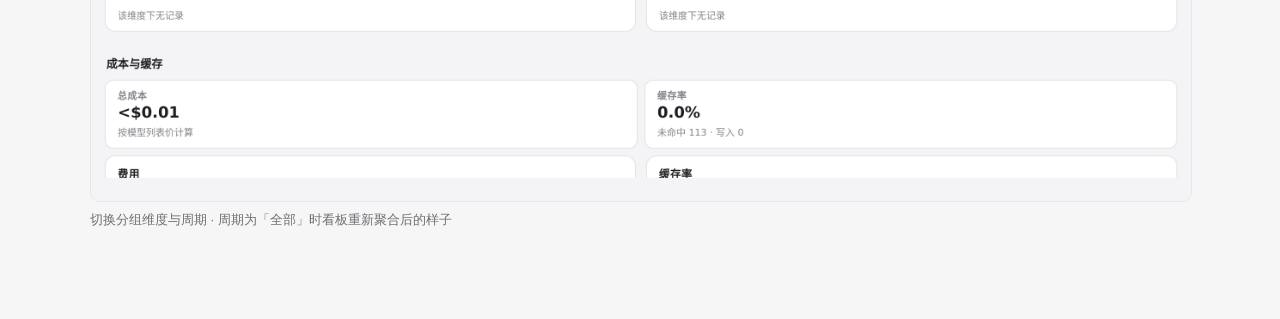
<file: pr-704/c16552c/index.html>
<!doctype html><html lang="zh"><meta charset="utf-8"><meta name="viewport" content="width=device-width,initial-scale=1">
<title>#704 界面预览 · c16552c</title>
<style>:root{color-scheme:light dark;--bg:#f6f6f7;--fg:#1d1d1f;--muted:#6e6e73;--card:#fff;--line:#e5e5ea}
@media (prefers-color-scheme:dark){:root{--bg:#111113;--fg:#f2f2f4;--muted:#9a9aa0;--card:#1c1c1f;--line:#2c2c30}}
body{margin:0;background:var(--bg);color:var(--fg);font:15px/1.6 -apple-system,"Segoe UI","PingFang SC","Noto Sans CJK SC",sans-serif}
main{max-width:1100px;margin:0 auto;padding:28px 16px 60px}h1{font-size:20px;margin:0 0 4px}.m{color:var(--muted);font-size:13px;margin:0 0 20px}
video,img{display:block;width:100%;border-radius:10px;border:1px solid var(--line);background:var(--card)}figure{margin:0 0 28px}figcaption{color:var(--muted);font-size:13px;margin-top:8px}
a{color:inherit}</style>
<main><h1>#704 界面预览</h1><p class="m">commit c16552c · <a href="https://github.com/yetone/magpie/pull/704">回到 PR</a> · 用量页顶部新增「分析」入口（#openAnalytics），点开进入新的 #view-analytics 质量与分析看板：顶部是周期（今天/7 天/30 天/全部）与「全部 / 按模型 / 按供应商 / 按客户端」展示模式加筛选栏，下面按可靠性、响应速度、成本与缓存三个主题排布六张图表（错误率、异常趋势、TTFT P95、解码速度、成本、缓存率），并可展开调用明细与详情；本页复用全局「账号打码」。</p>
<figure><video src="preview.mp4" controls autoplay muted playsinline poster="poster.png"></video><figcaption>红线是鼠标走过的轨迹，红色圆环是一次点击；底部文字是这一步在做什么。空格暂停，← → 逐段查看。</figcaption></figure>
<figure><img src="01-usage-analytics-entry.png" alt="用量页顶部操作栏里新增的「分析」入口"><figcaption>用量页入口与分析看板首屏 · 用量页顶部操作栏里新增的「分析」入口</figcaption></figure>
<figure><img src="02-analytics-dashboard.png" alt="看板首屏：周期、展示模式与三个主题区块"><figcaption>用量页入口与分析看板首屏 · 看板首屏：周期、展示模式与三个主题区块</figcaption></figure>
<figure><img src="03-analytics-by-model.png" alt="「按模型」模式下的六张图与筛选栏"><figcaption>切换分组维度与周期 · 「按模型」模式下的六张图与筛选栏</figcaption></figure>
<figure><img src="04-analytics-period-all.png" alt="周期为「全部」时看板重新聚合后的样子"><figcaption>切换分组维度与周期 · 周期为「全部」时看板重新聚合后的样子</figcaption></figure>
</main></html>
</file>
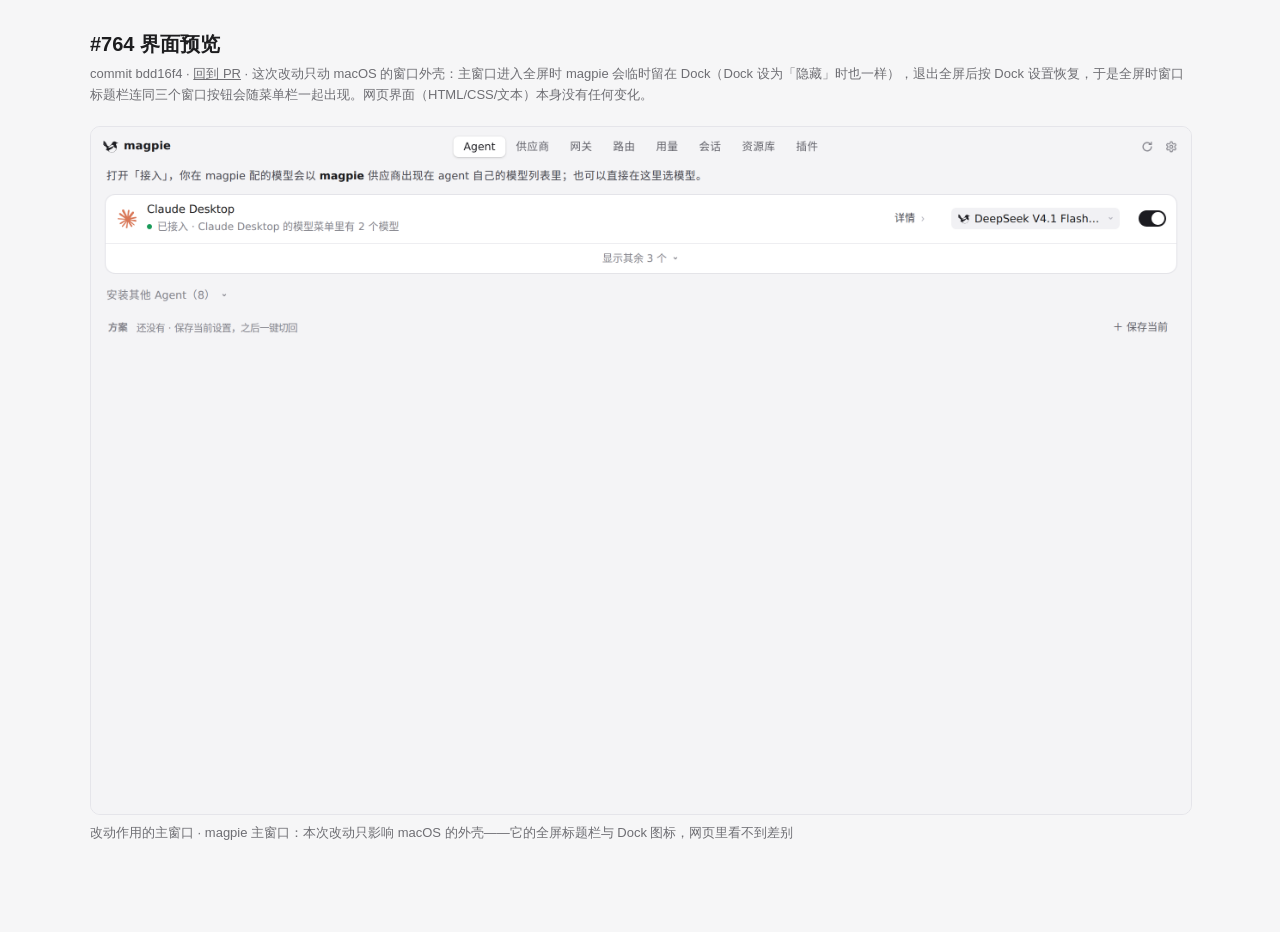
<file: pr-764/bdd16f4/index.html>
<!doctype html><html lang="zh"><meta charset="utf-8"><meta name="viewport" content="width=device-width,initial-scale=1">
<title>#764 界面预览 · bdd16f4</title>
<style>:root{color-scheme:light dark;--bg:#f6f6f7;--fg:#1d1d1f;--muted:#6e6e73;--card:#fff;--line:#e5e5ea}
@media (prefers-color-scheme:dark){:root{--bg:#111113;--fg:#f2f2f4;--muted:#9a9aa0;--card:#1c1c1f;--line:#2c2c30}}
body{margin:0;background:var(--bg);color:var(--fg);font:15px/1.6 -apple-system,"Segoe UI","PingFang SC","Noto Sans CJK SC",sans-serif}
main{max-width:1100px;margin:0 auto;padding:28px 16px 60px}h1{font-size:20px;margin:0 0 4px}.m{color:var(--muted);font-size:13px;margin:0 0 20px}
video,img{display:block;width:100%;border-radius:10px;border:1px solid var(--line);background:var(--card)}figure{margin:0 0 28px}figcaption{color:var(--muted);font-size:13px;margin-top:8px}
a{color:inherit}</style>
<main><h1>#764 界面预览</h1><p class="m">commit bdd16f4 · <a href="https://github.com/yetone/magpie/pull/764">回到 PR</a> · 这次改动只动 macOS 的窗口外壳：主窗口进入全屏时 magpie 会临时留在 Dock（Dock 设为「隐藏」时也一样），退出全屏后按 Dock 设置恢复，于是全屏时窗口标题栏连同三个窗口按钮会随菜单栏一起出现。网页界面（HTML/CSS/文本）本身没有任何变化。</p>

<figure><img src="01-main-window.png" alt="magpie 主窗口：本次改动只影响 macOS 的外壳——它的全屏标题栏与 Dock 图标，网页里看不到差别"><figcaption>改动作用的主窗口 · magpie 主窗口：本次改动只影响 macOS 的外壳——它的全屏标题栏与 Dock 图标，网页里看不到差别</figcaption></figure>
</main></html>
</file>
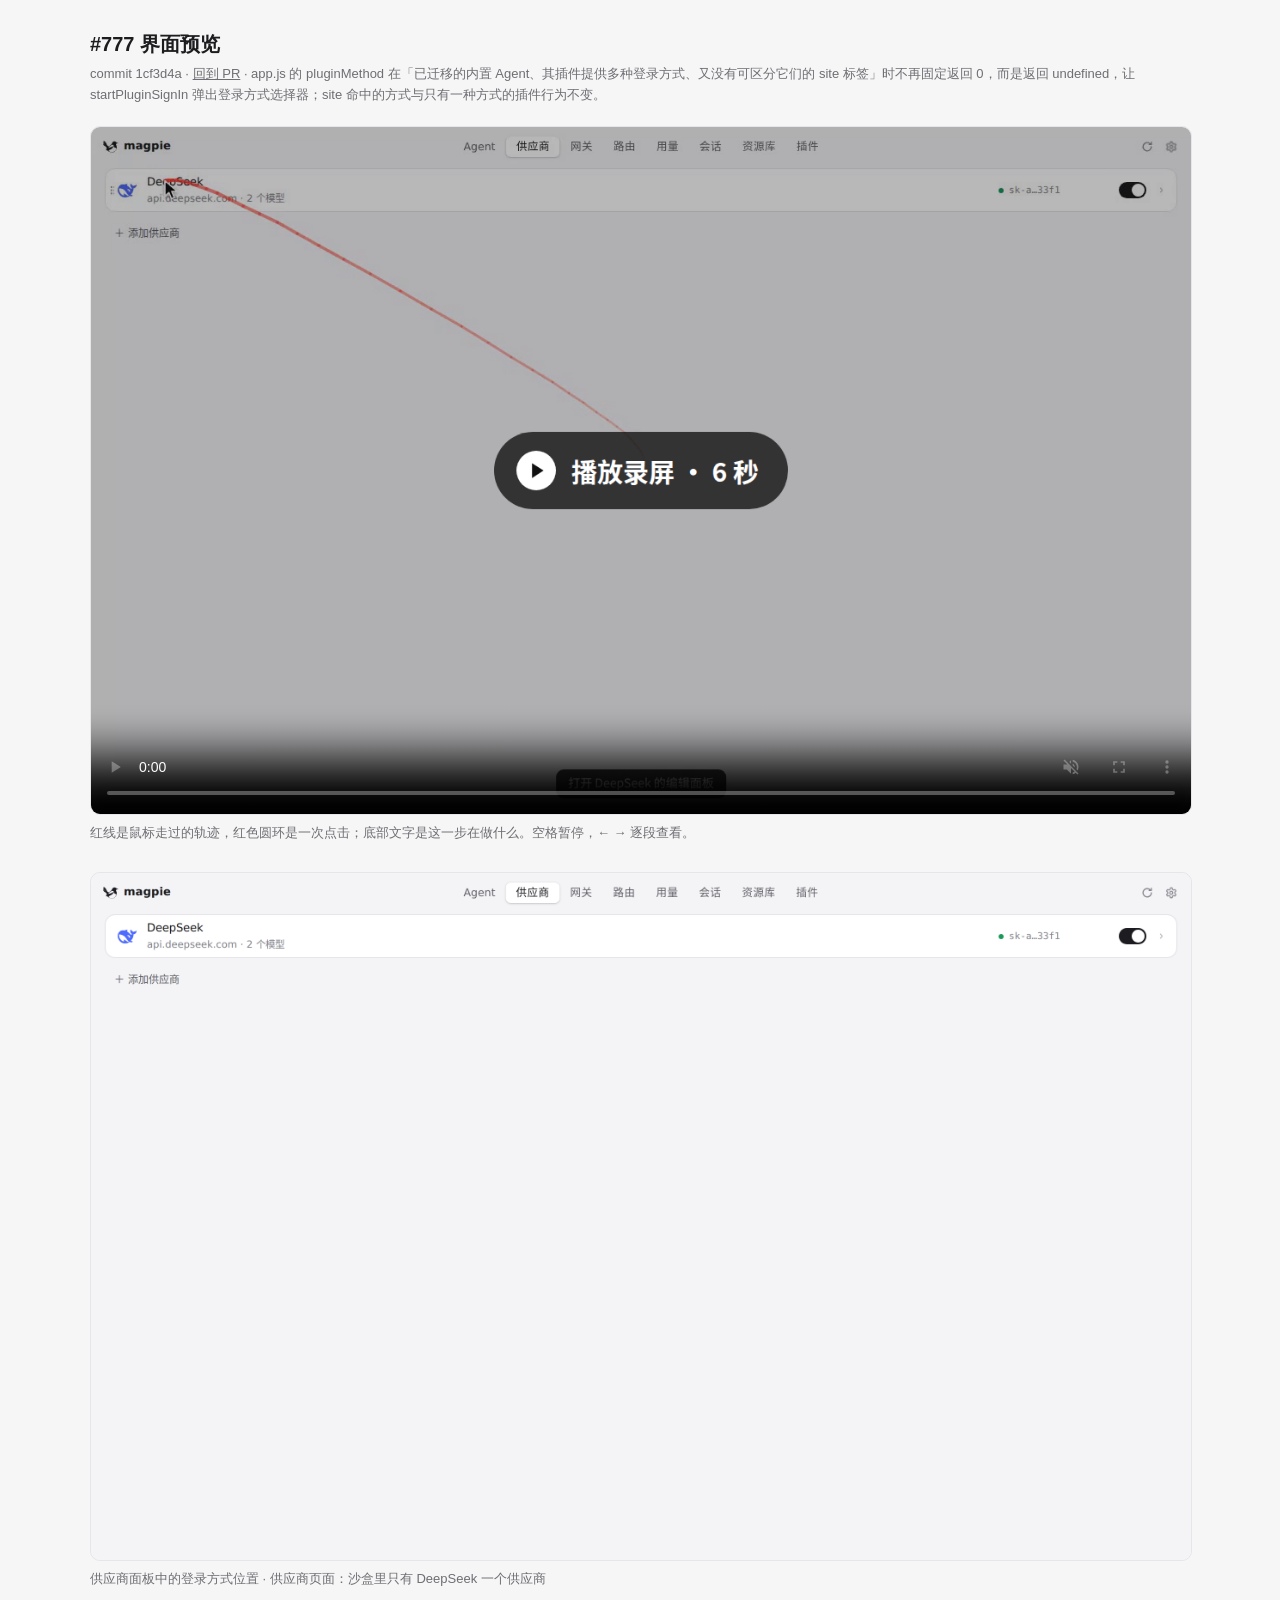
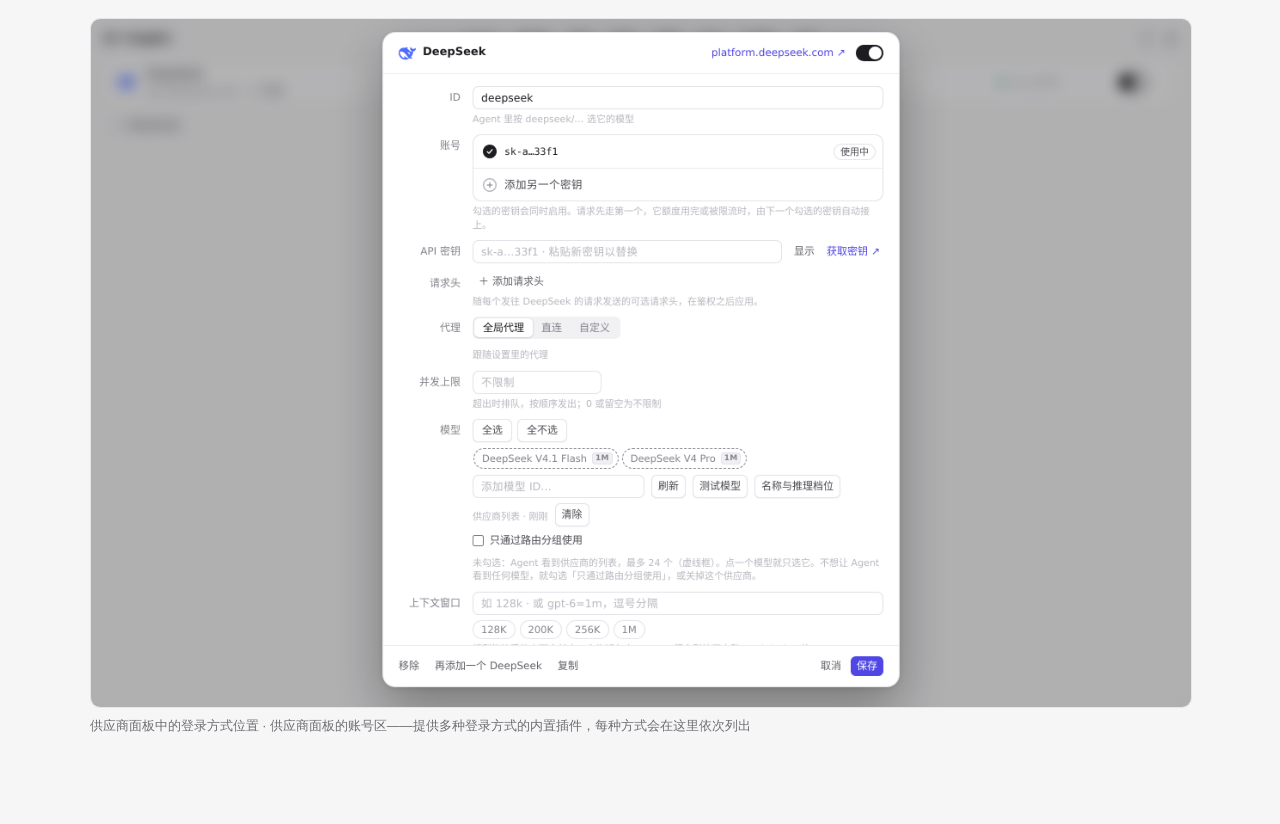
<file: pr-777/1cf3d4a/index.html>
<!doctype html><html lang="zh"><meta charset="utf-8"><meta name="viewport" content="width=device-width,initial-scale=1">
<title>#777 界面预览 · 1cf3d4a</title>
<style>:root{color-scheme:light dark;--bg:#f6f6f7;--fg:#1d1d1f;--muted:#6e6e73;--card:#fff;--line:#e5e5ea}
@media (prefers-color-scheme:dark){:root{--bg:#111113;--fg:#f2f2f4;--muted:#9a9aa0;--card:#1c1c1f;--line:#2c2c30}}
body{margin:0;background:var(--bg);color:var(--fg);font:15px/1.6 -apple-system,"Segoe UI","PingFang SC","Noto Sans CJK SC",sans-serif}
main{max-width:1100px;margin:0 auto;padding:28px 16px 60px}h1{font-size:20px;margin:0 0 4px}.m{color:var(--muted);font-size:13px;margin:0 0 20px}
video,img{display:block;width:100%;border-radius:10px;border:1px solid var(--line);background:var(--card)}figure{margin:0 0 28px}figcaption{color:var(--muted);font-size:13px;margin-top:8px}
a{color:inherit}</style>
<main><h1>#777 界面预览</h1><p class="m">commit 1cf3d4a · <a href="https://github.com/yetone/magpie/pull/777">回到 PR</a> · app.js 的 pluginMethod 在「已迁移的内置 Agent、其插件提供多种登录方式、又没有可区分它们的 site 标签」时不再固定返回 0，而是返回 undefined，让 startPluginSignIn 弹出登录方式选择器；site 命中的方式与只有一种方式的插件行为不变。</p>
<figure><video src="preview.mp4" controls autoplay muted playsinline poster="poster.png"></video><figcaption>红线是鼠标走过的轨迹，红色圆环是一次点击；底部文字是这一步在做什么。空格暂停，← → 逐段查看。</figcaption></figure>
<figure><img src="01-providers-list.png" alt="供应商页面：沙盒里只有 DeepSeek 一个供应商"><figcaption>供应商面板中的登录方式位置 · 供应商页面：沙盒里只有 DeepSeek 一个供应商</figcaption></figure>
<figure><img src="02-provider-editor.png" alt="供应商面板的账号区——提供多种登录方式的内置插件，每种方式会在这里依次列出"><figcaption>供应商面板中的登录方式位置 · 供应商面板的账号区——提供多种登录方式的内置插件，每种方式会在这里依次列出</figcaption></figure>
</main></html>
</file>
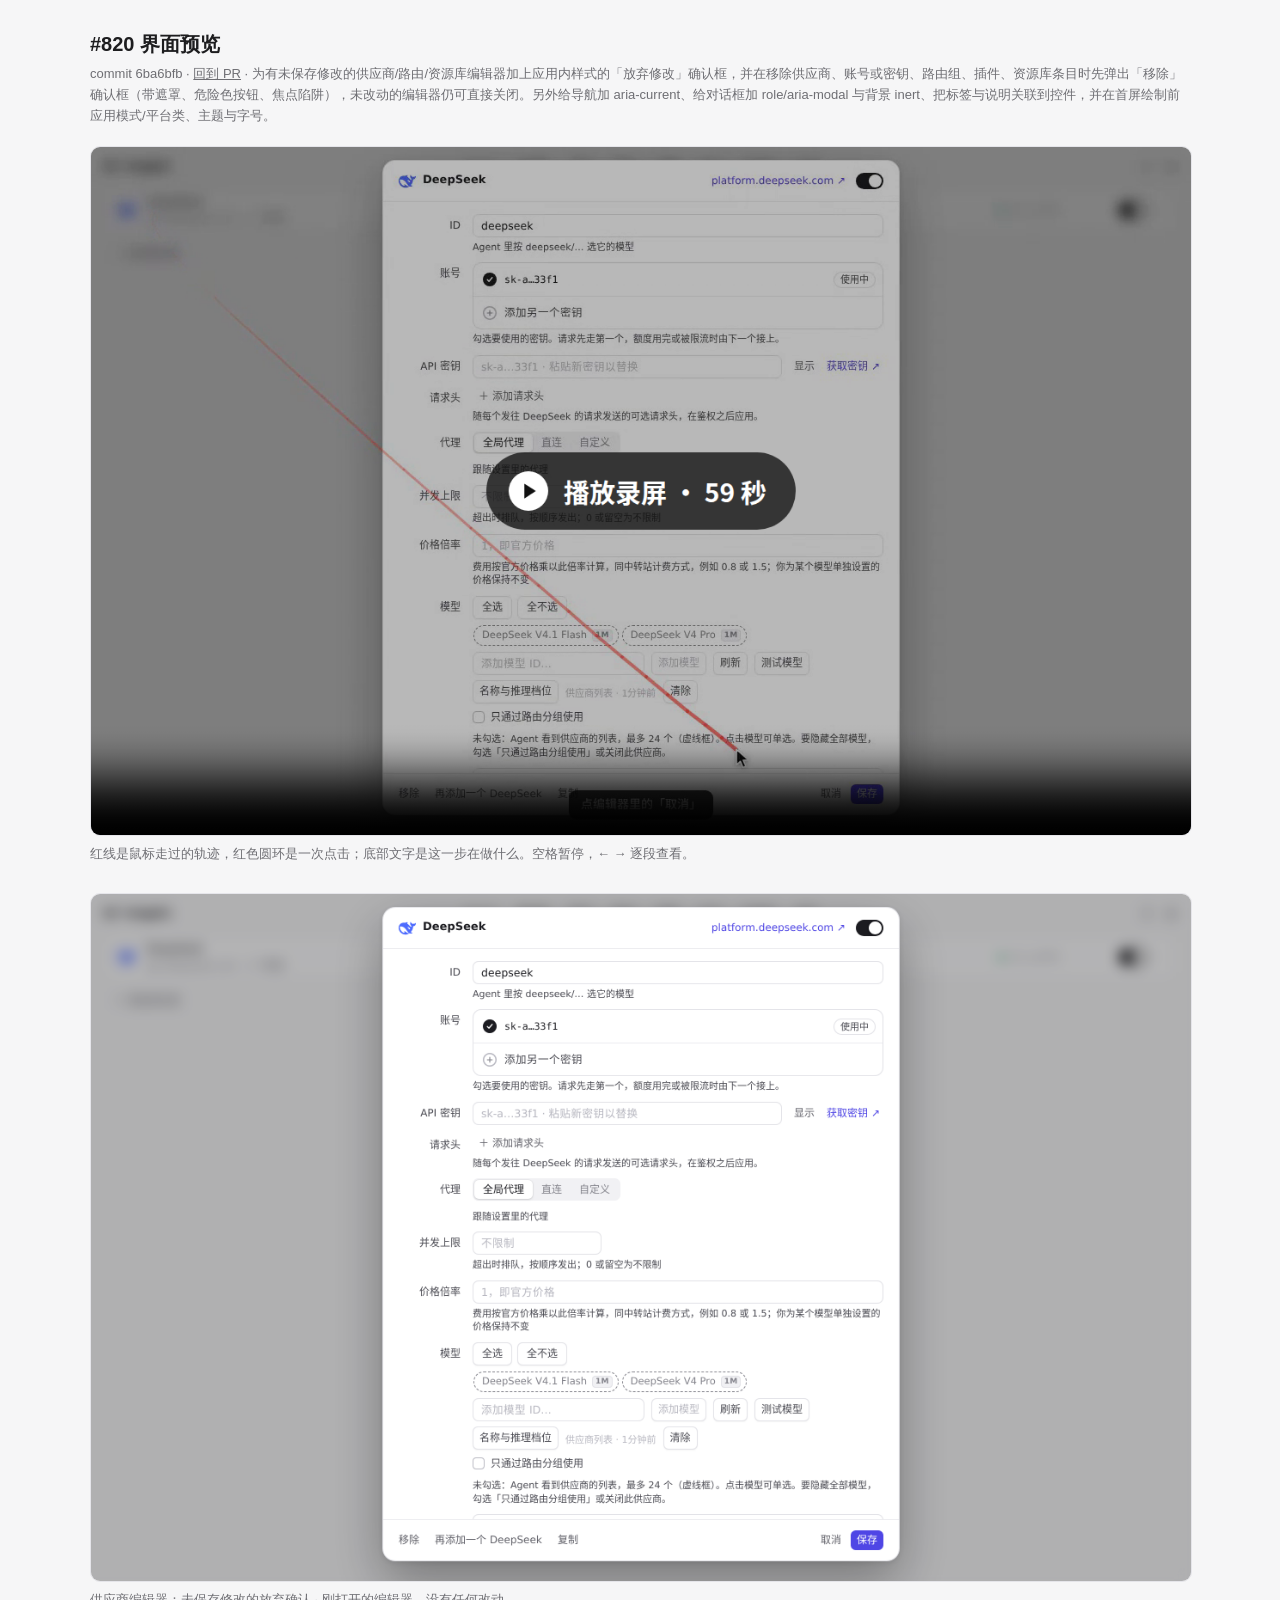
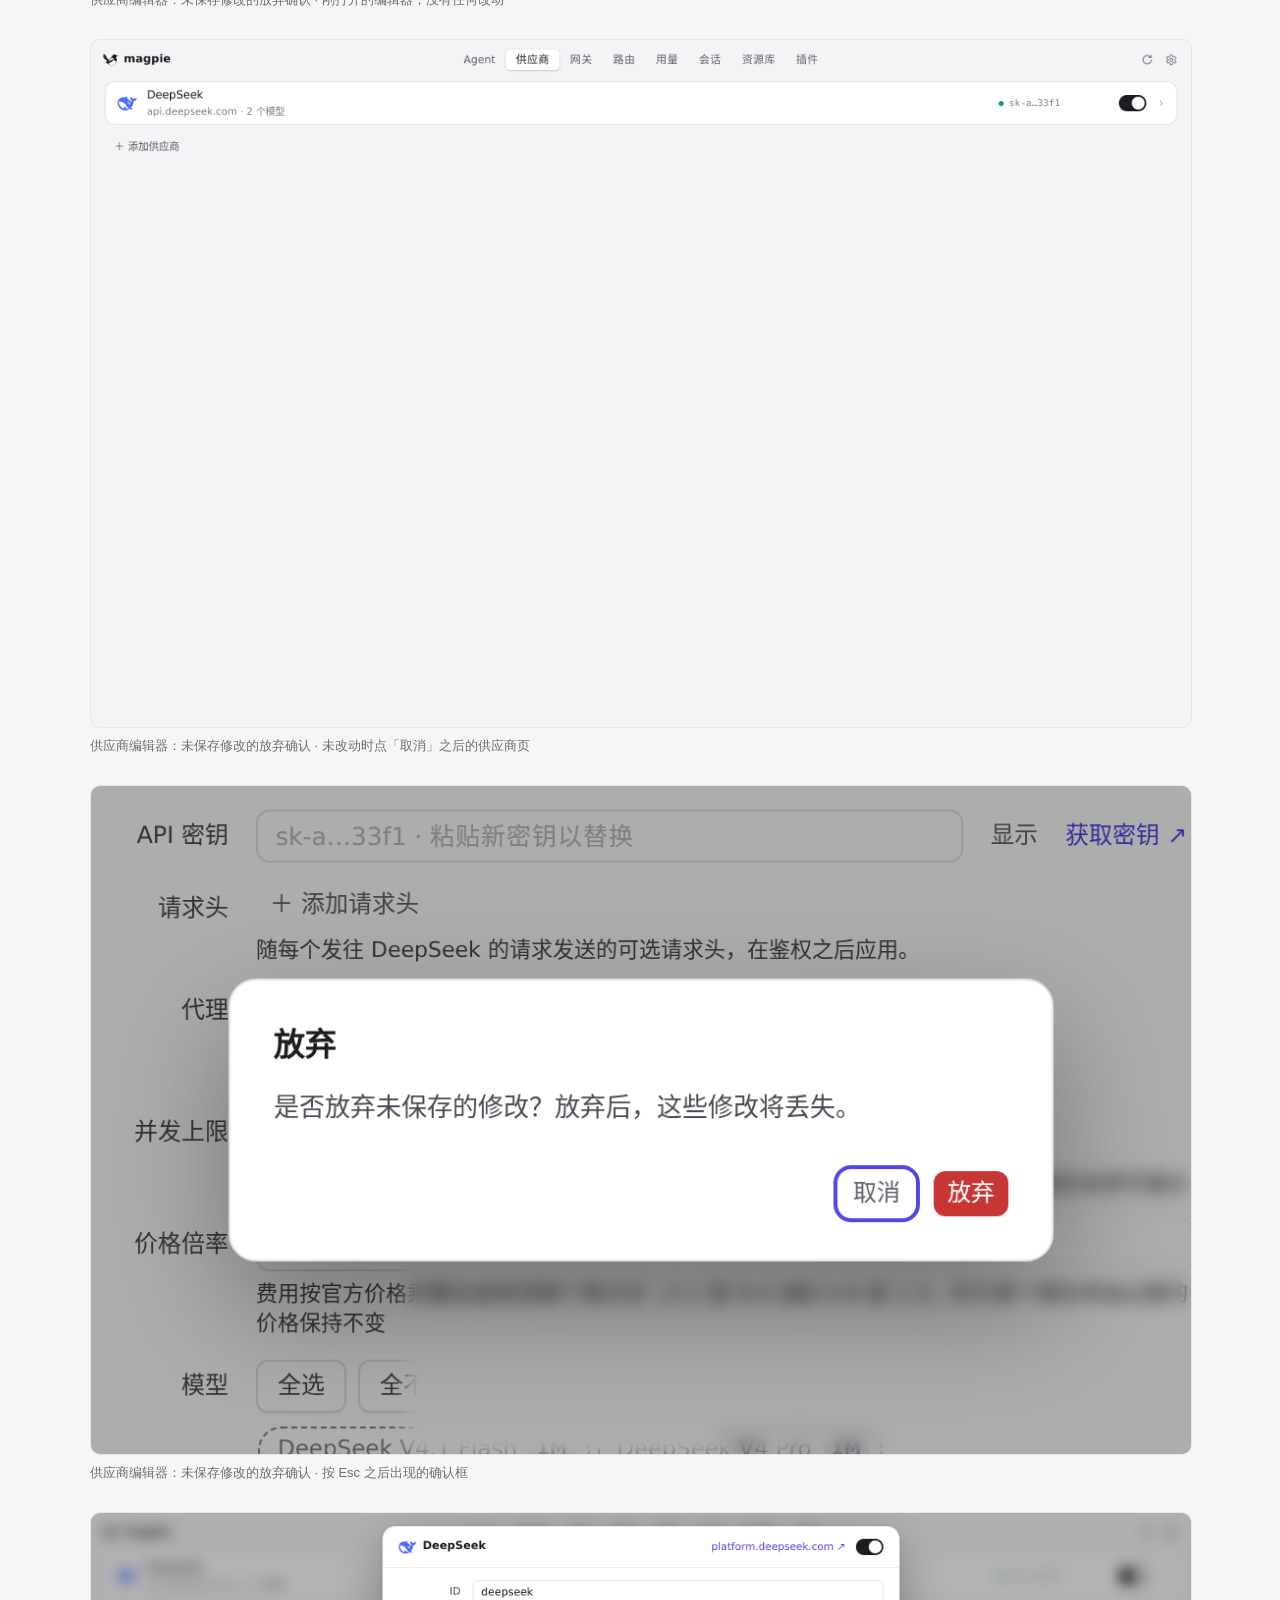
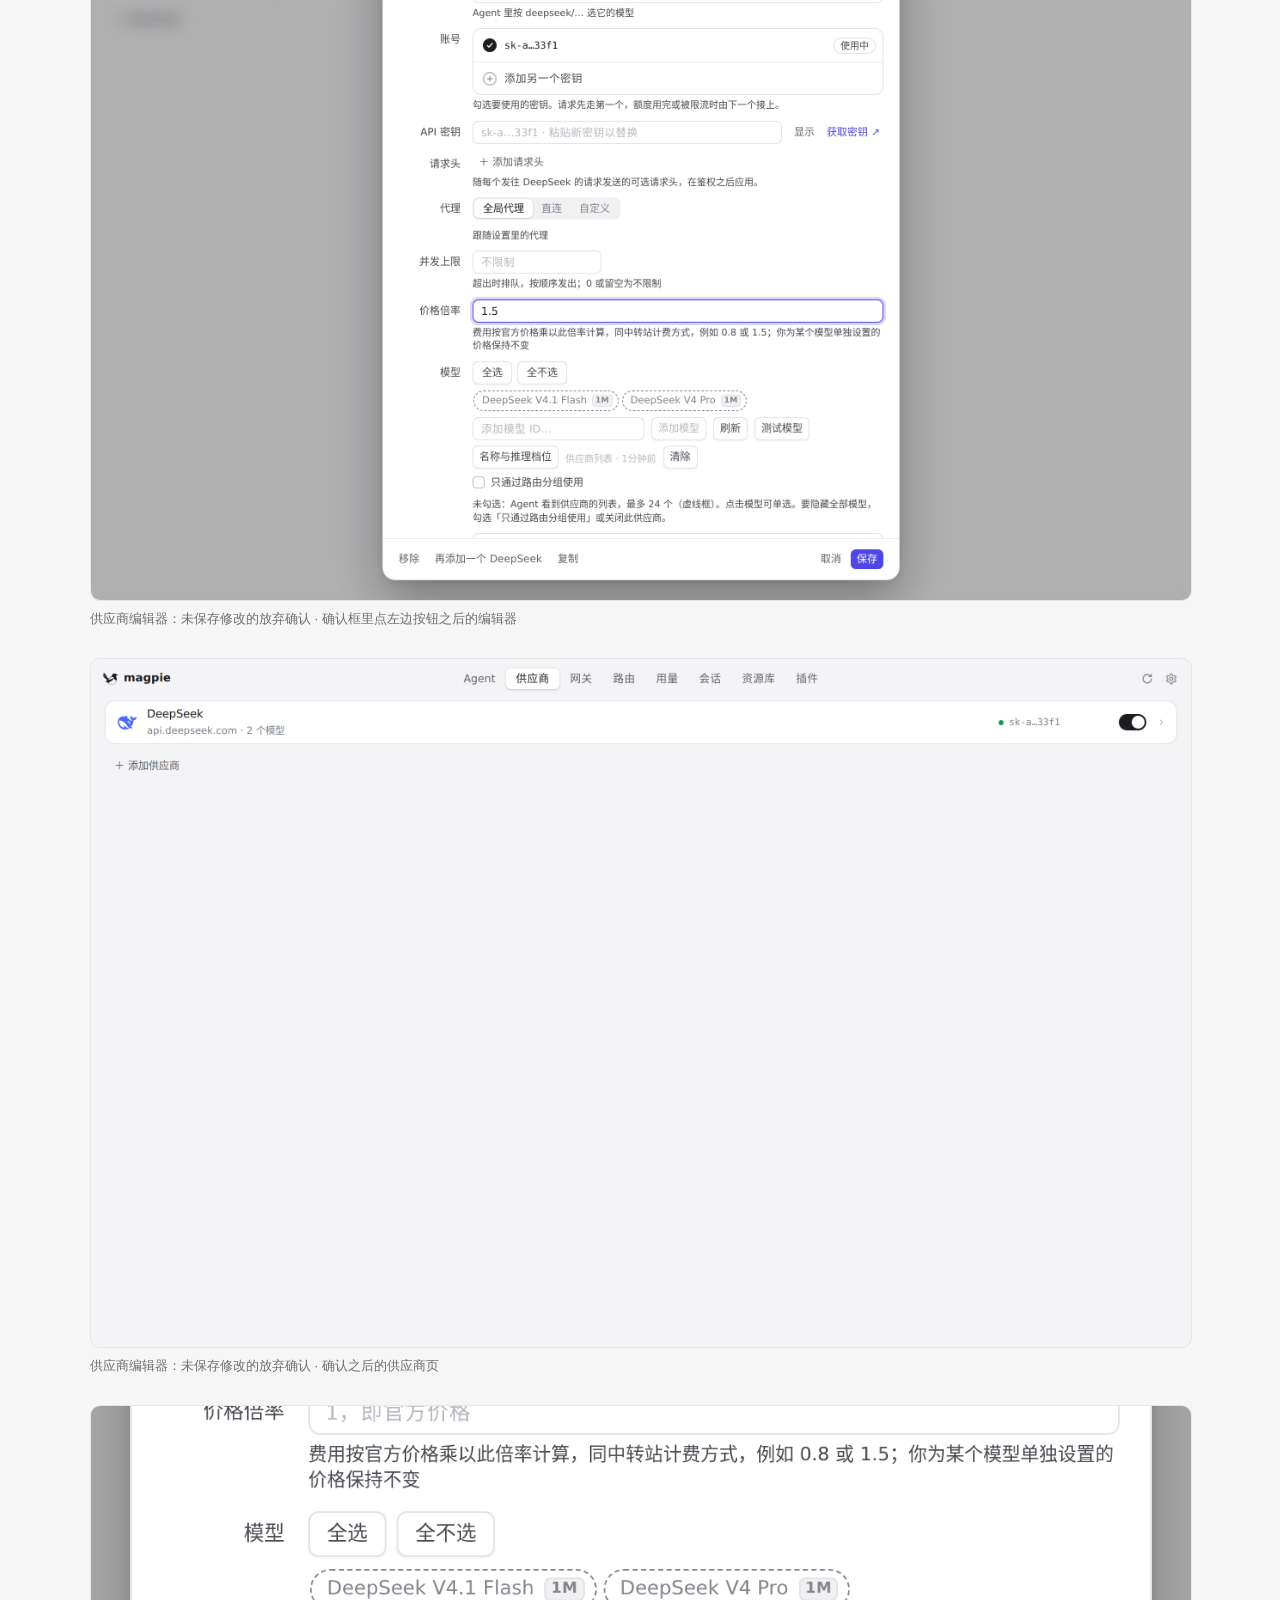
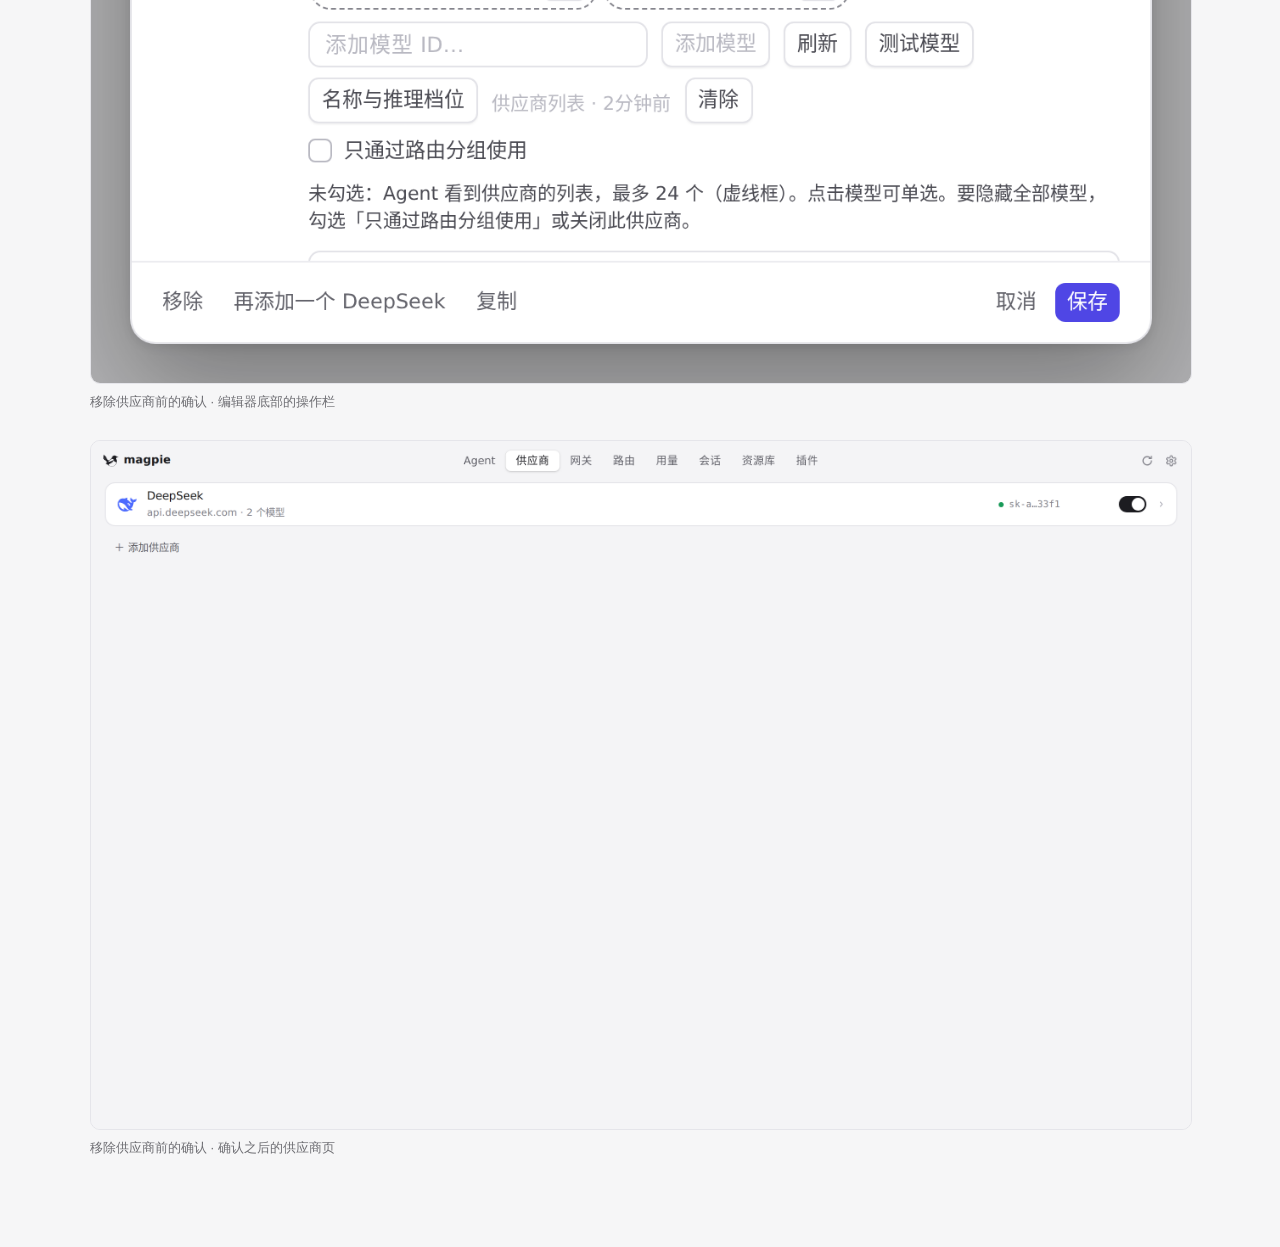
<file: pr-820/6ba6bfb/index.html>
<!doctype html><html lang="zh"><meta charset="utf-8"><meta name="viewport" content="width=device-width,initial-scale=1">
<title>#820 界面预览 · 6ba6bfb</title>
<style>:root{color-scheme:light dark;--bg:#f6f6f7;--fg:#1d1d1f;--muted:#6e6e73;--card:#fff;--line:#e5e5ea}
@media (prefers-color-scheme:dark){:root{--bg:#111113;--fg:#f2f2f4;--muted:#9a9aa0;--card:#1c1c1f;--line:#2c2c30}}
body{margin:0;background:var(--bg);color:var(--fg);font:15px/1.6 -apple-system,"Segoe UI","PingFang SC","Noto Sans CJK SC",sans-serif}
main{max-width:1100px;margin:0 auto;padding:28px 16px 60px}h1{font-size:20px;margin:0 0 4px}.m{color:var(--muted);font-size:13px;margin:0 0 20px}
video,img{display:block;width:100%;border-radius:10px;border:1px solid var(--line);background:var(--card)}figure{margin:0 0 28px}figcaption{color:var(--muted);font-size:13px;margin-top:8px}
a{color:inherit}</style>
<main><h1>#820 界面预览</h1><p class="m">commit 6ba6bfb · <a href="https://github.com/yetone/magpie/pull/820">回到 PR</a> · 为有未保存修改的供应商/路由/资源库编辑器加上应用内样式的「放弃修改」确认框，并在移除供应商、账号或密钥、路由组、插件、资源库条目时先弹出「移除」确认框（带遮罩、危险色按钮、焦点陷阱），未改动的编辑器仍可直接关闭。另外给导航加 aria-current、给对话框加 role/aria-modal 与背景 inert、把标签与说明关联到控件，并在首屏绘制前应用模式/平台类、主题与字号。</p>
<figure><video src="preview.mp4" controls autoplay muted playsinline poster="poster.png"></video><figcaption>红线是鼠标走过的轨迹，红色圆环是一次点击；底部文字是这一步在做什么。空格暂停，← → 逐段查看。</figcaption></figure>
<figure><img src="01-provider-editor.png" alt="刚打开的编辑器，没有任何改动"><figcaption>供应商编辑器：未保存修改的放弃确认 · 刚打开的编辑器，没有任何改动</figcaption></figure>
<figure><img src="02-provider-closed.png" alt="未改动时点「取消」之后的供应商页"><figcaption>供应商编辑器：未保存修改的放弃确认 · 未改动时点「取消」之后的供应商页</figcaption></figure>
<figure><img src="03-discard-dialog.png" alt="按 Esc 之后出现的确认框"><figcaption>供应商编辑器：未保存修改的放弃确认 · 按 Esc 之后出现的确认框</figcaption></figure>
<figure><img src="04-editor-kept.png" alt="确认框里点左边按钮之后的编辑器"><figcaption>供应商编辑器：未保存修改的放弃确认 · 确认框里点左边按钮之后的编辑器</figcaption></figure>
<figure><img src="05-providers-after-discard.png" alt="确认之后的供应商页"><figcaption>供应商编辑器：未保存修改的放弃确认 · 确认之后的供应商页</figcaption></figure>
<figure><img src="06-editor-bottom-bar.png" alt="编辑器底部的操作栏"><figcaption>移除供应商前的确认 · 编辑器底部的操作栏</figcaption></figure>
<figure><img src="07-providers-after-cancel.png" alt="确认之后的供应商页"><figcaption>移除供应商前的确认 · 确认之后的供应商页</figcaption></figure>
</main></html>
</file>
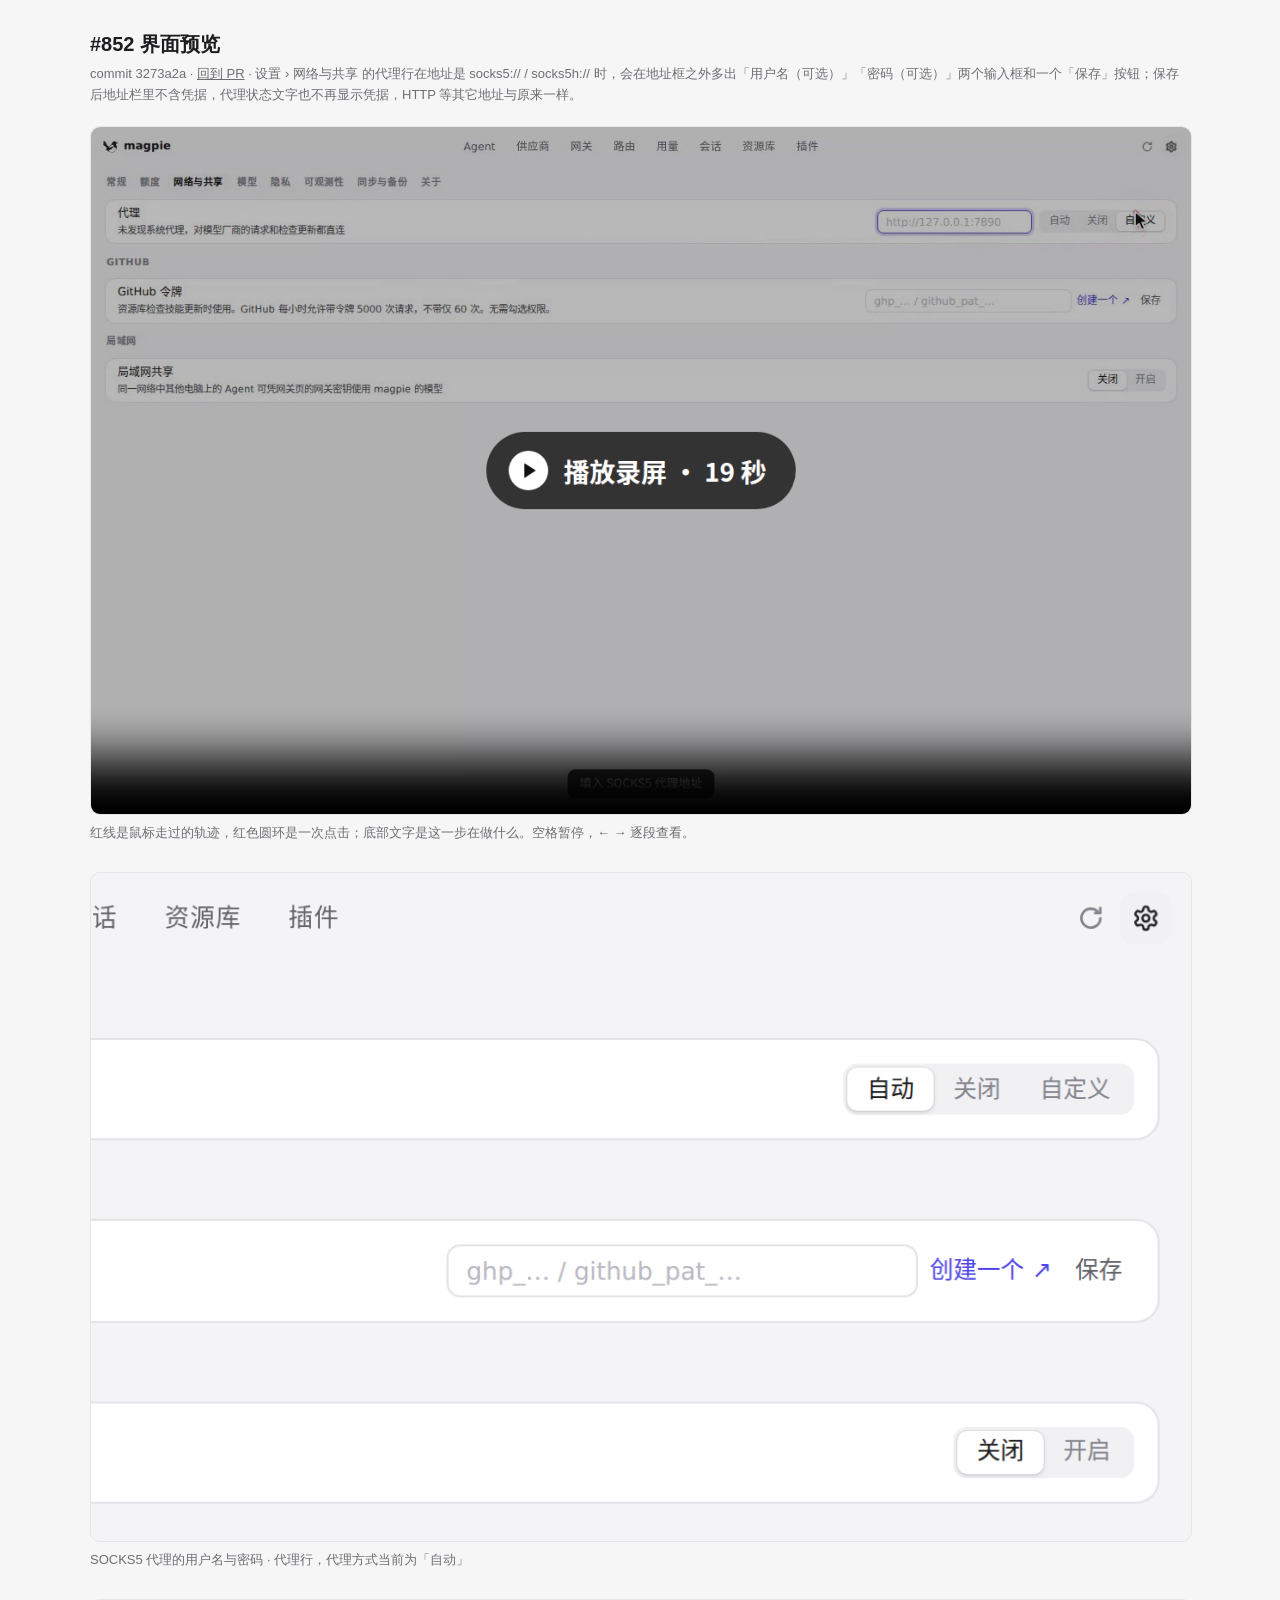
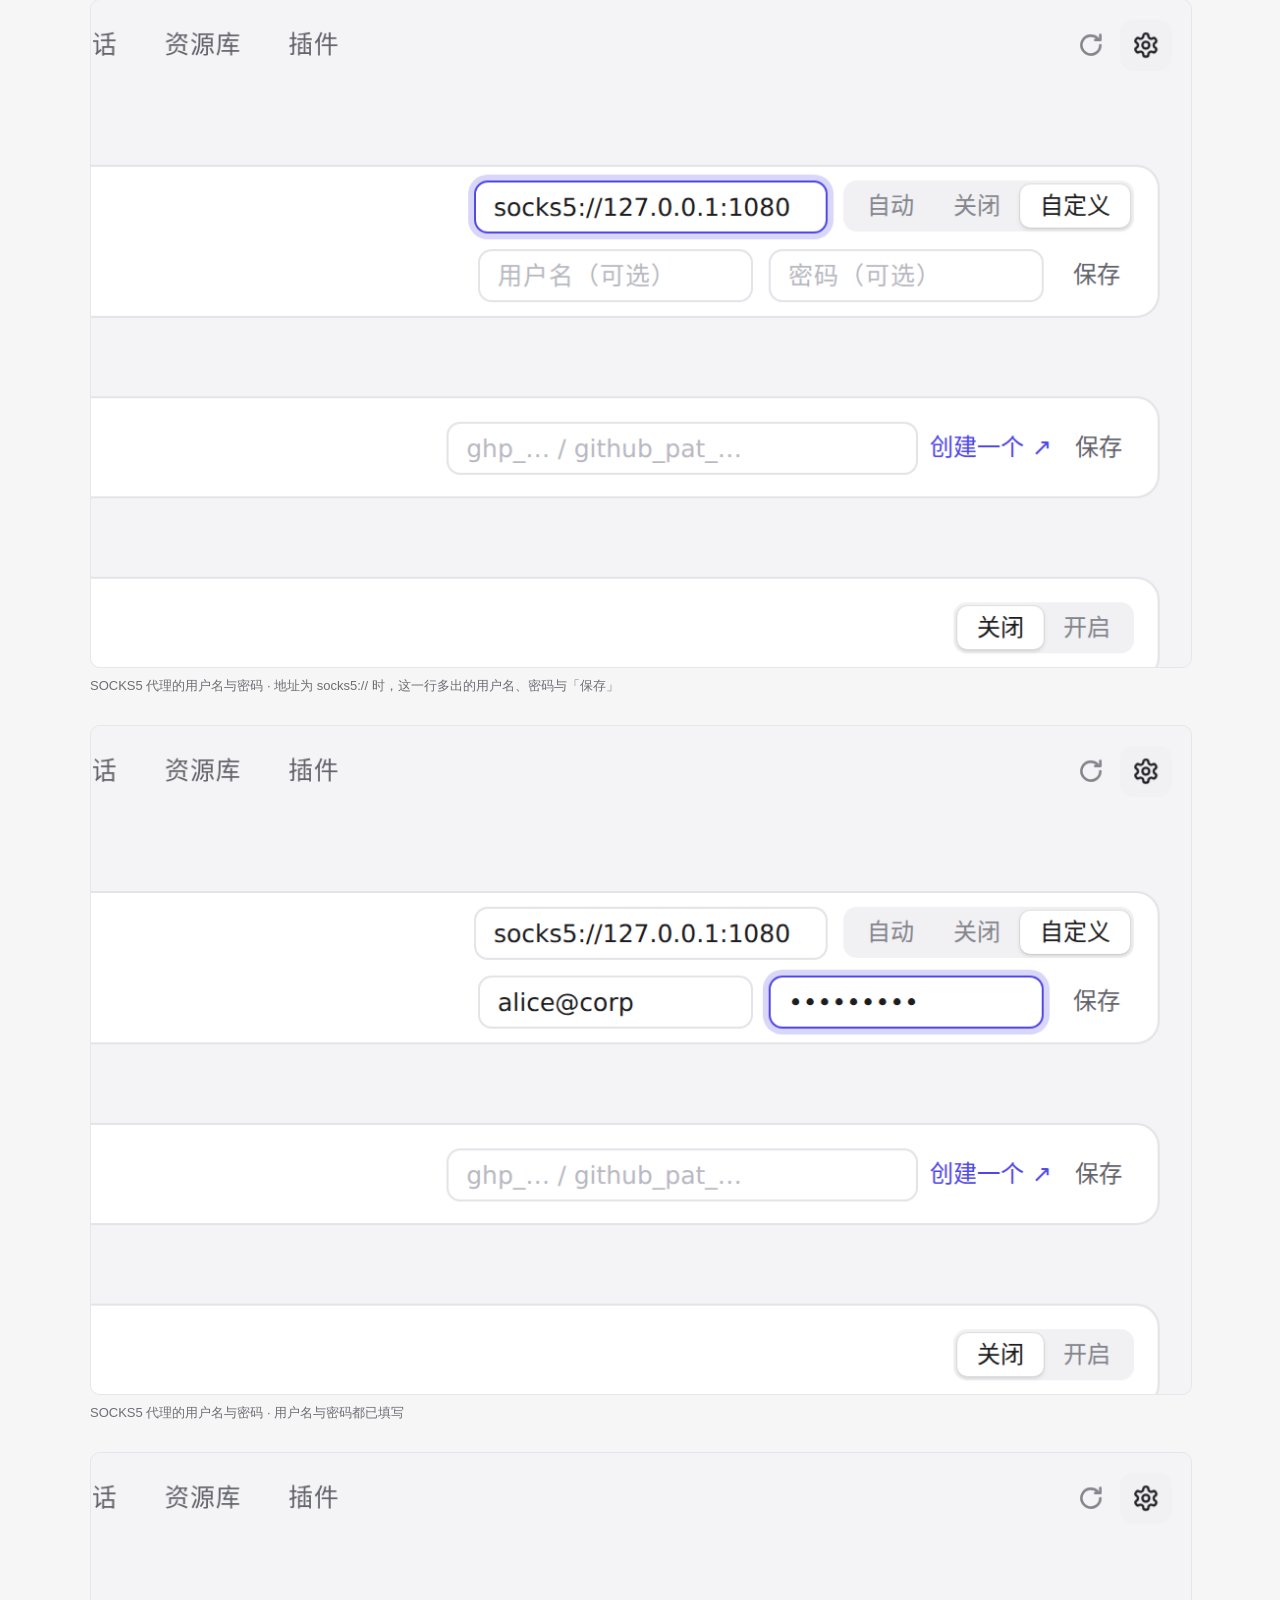
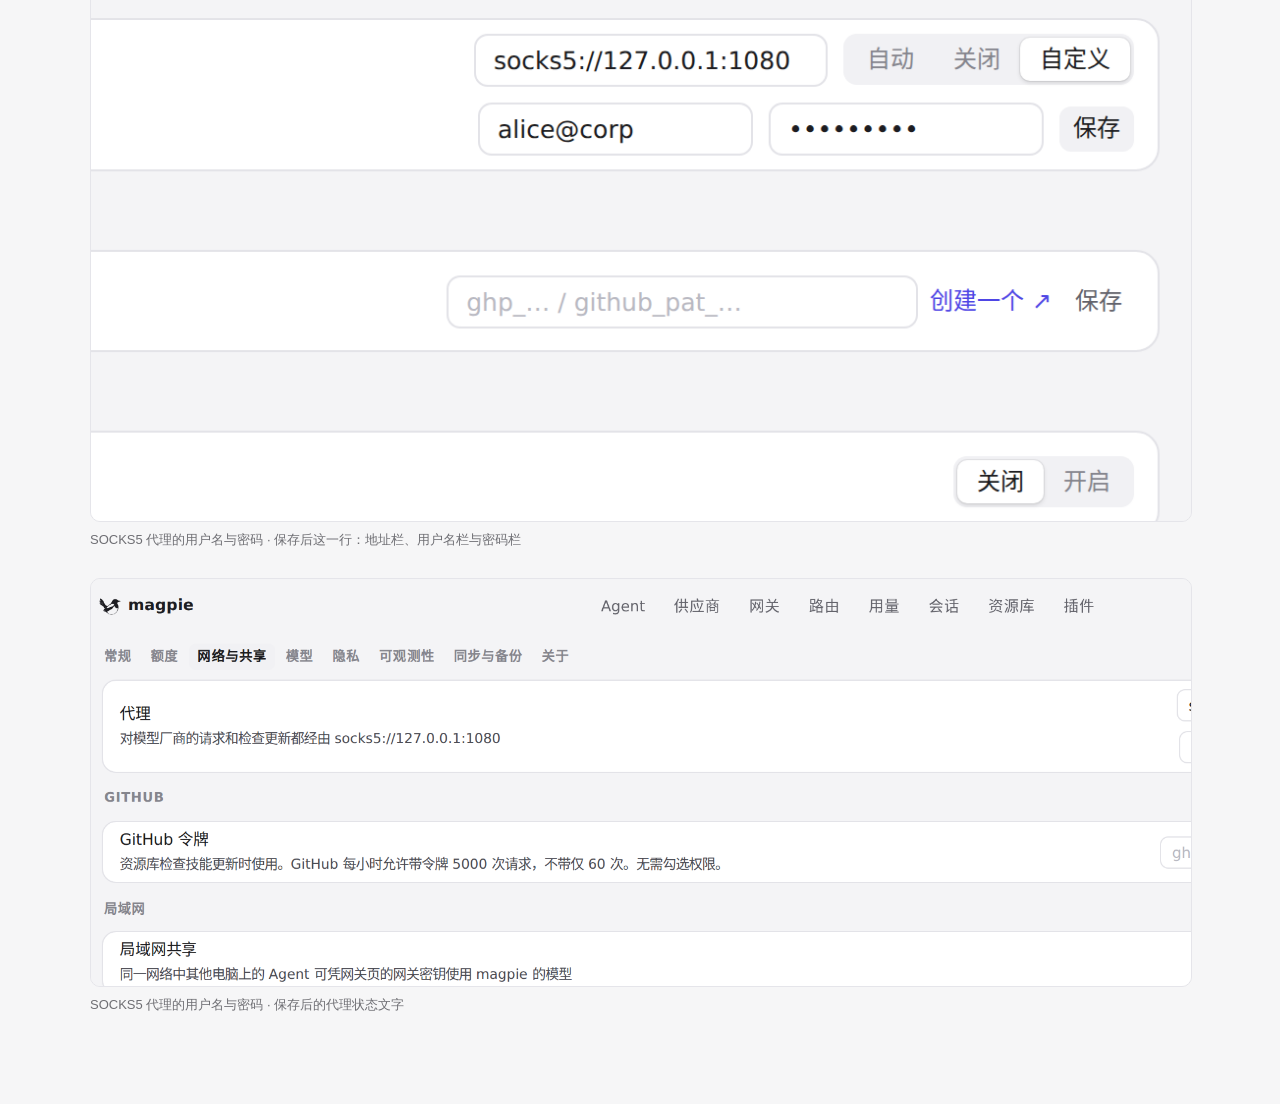
<file: pr-852/3273a2a/index.html>
<!doctype html><html lang="zh"><meta charset="utf-8"><meta name="viewport" content="width=device-width,initial-scale=1">
<title>#852 界面预览 · 3273a2a</title>
<style>:root{color-scheme:light dark;--bg:#f6f6f7;--fg:#1d1d1f;--muted:#6e6e73;--card:#fff;--line:#e5e5ea}
@media (prefers-color-scheme:dark){:root{--bg:#111113;--fg:#f2f2f4;--muted:#9a9aa0;--card:#1c1c1f;--line:#2c2c30}}
body{margin:0;background:var(--bg);color:var(--fg);font:15px/1.6 -apple-system,"Segoe UI","PingFang SC","Noto Sans CJK SC",sans-serif}
main{max-width:1100px;margin:0 auto;padding:28px 16px 60px}h1{font-size:20px;margin:0 0 4px}.m{color:var(--muted);font-size:13px;margin:0 0 20px}
video,img{display:block;width:100%;border-radius:10px;border:1px solid var(--line);background:var(--card)}figure{margin:0 0 28px}figcaption{color:var(--muted);font-size:13px;margin-top:8px}
a{color:inherit}</style>
<main><h1>#852 界面预览</h1><p class="m">commit 3273a2a · <a href="https://github.com/yetone/magpie/pull/852">回到 PR</a> · 设置 › 网络与共享 的代理行在地址是 socks5:// / socks5h:// 时，会在地址框之外多出「用户名（可选）」「密码（可选）」两个输入框和一个「保存」按钮；保存后地址栏里不含凭据，代理状态文字也不再显示凭据，HTTP 等其它地址与原来一样。</p>
<figure><video src="preview.mp4" controls autoplay muted playsinline poster="poster.png"></video><figcaption>红线是鼠标走过的轨迹，红色圆环是一次点击；底部文字是这一步在做什么。空格暂停，← → 逐段查看。</figcaption></figure>
<figure><img src="01-proxy-row-before.png" alt="代理行，代理方式当前为「自动」"><figcaption>SOCKS5 代理的用户名与密码 · 代理行，代理方式当前为「自动」</figcaption></figure>
<figure><img src="02-socks-auth-fields.png" alt="地址为 socks5:// 时，这一行多出的用户名、密码与「保存」"><figcaption>SOCKS5 代理的用户名与密码 · 地址为 socks5:// 时，这一行多出的用户名、密码与「保存」</figcaption></figure>
<figure><img src="03-socks-auth-filled.png" alt="用户名与密码都已填写"><figcaption>SOCKS5 代理的用户名与密码 · 用户名与密码都已填写</figcaption></figure>
<figure><img src="04-proxy-saved-fields.png" alt="保存后这一行：地址栏、用户名栏与密码栏"><figcaption>SOCKS5 代理的用户名与密码 · 保存后这一行：地址栏、用户名栏与密码栏</figcaption></figure>
<figure><img src="05-proxy-status-masked.png" alt="保存后的代理状态文字"><figcaption>SOCKS5 代理的用户名与密码 · 保存后的代理状态文字</figcaption></figure>
</main></html>
</file>
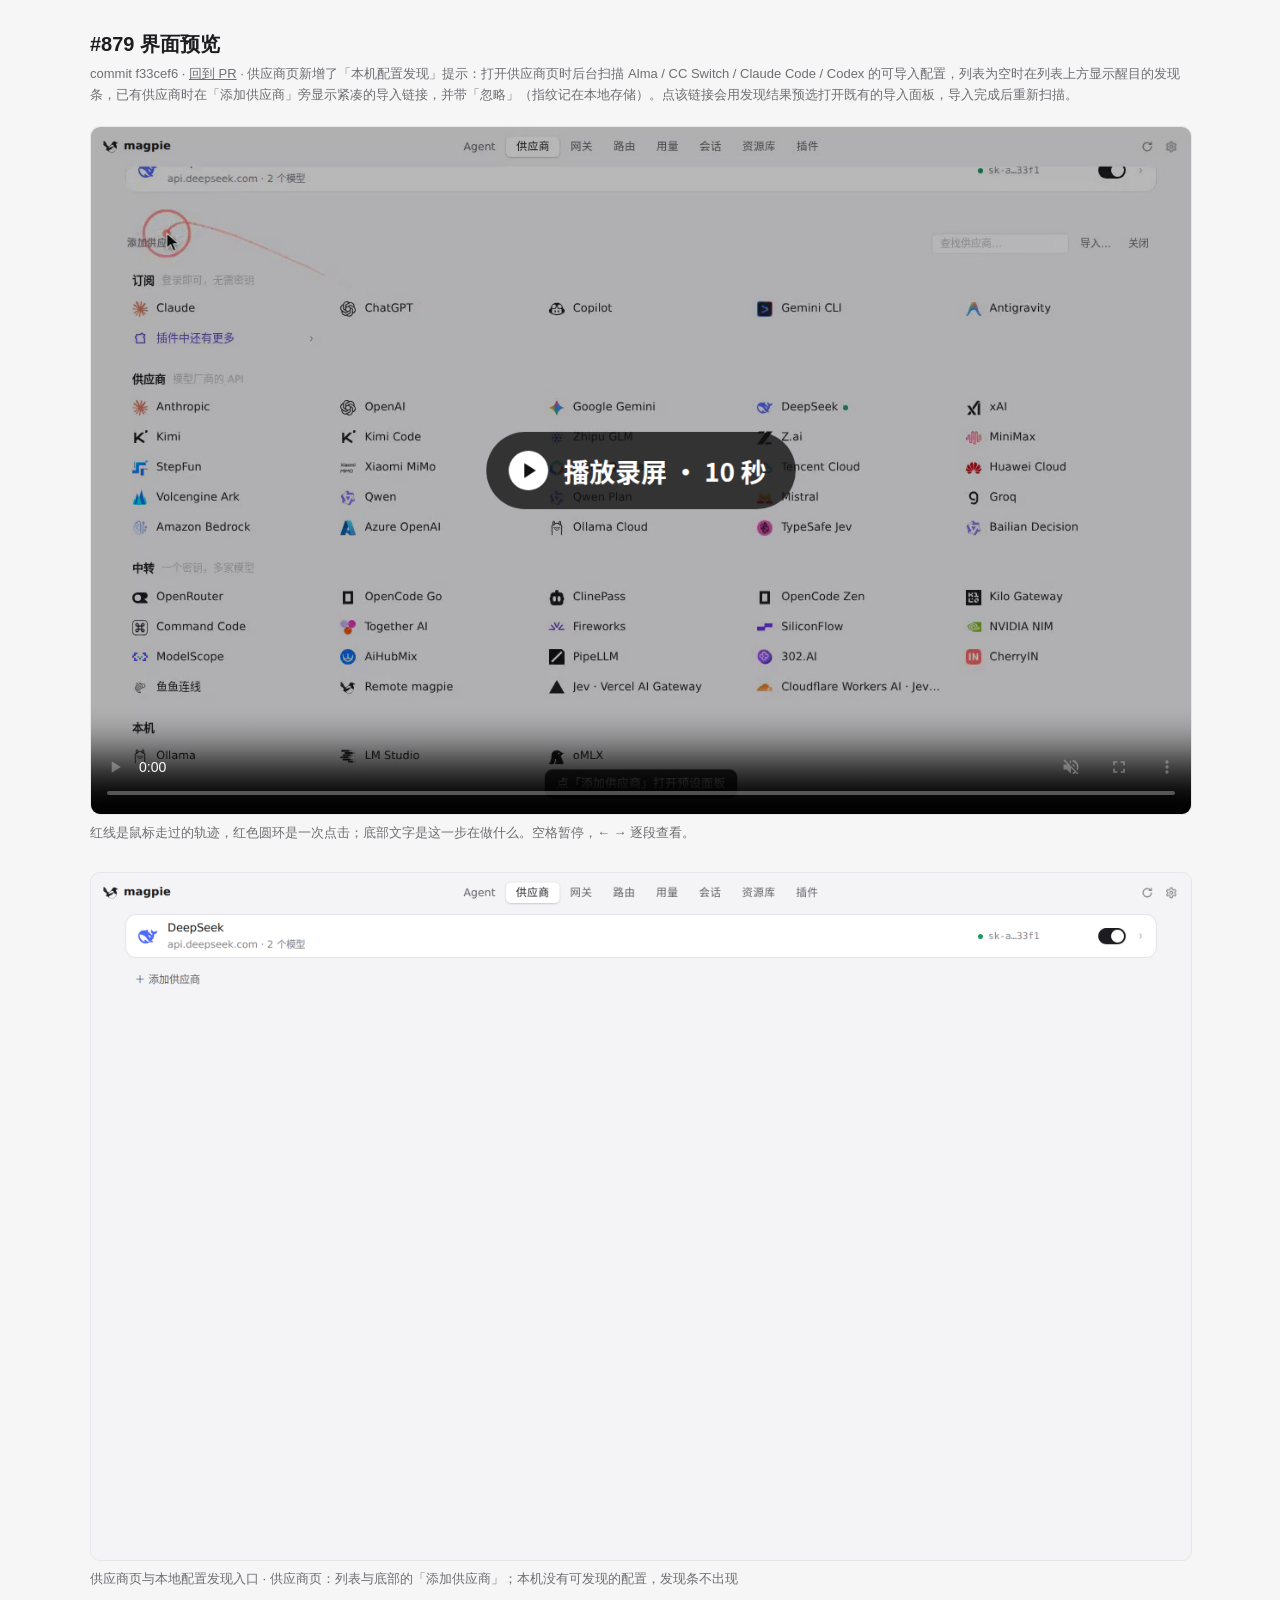
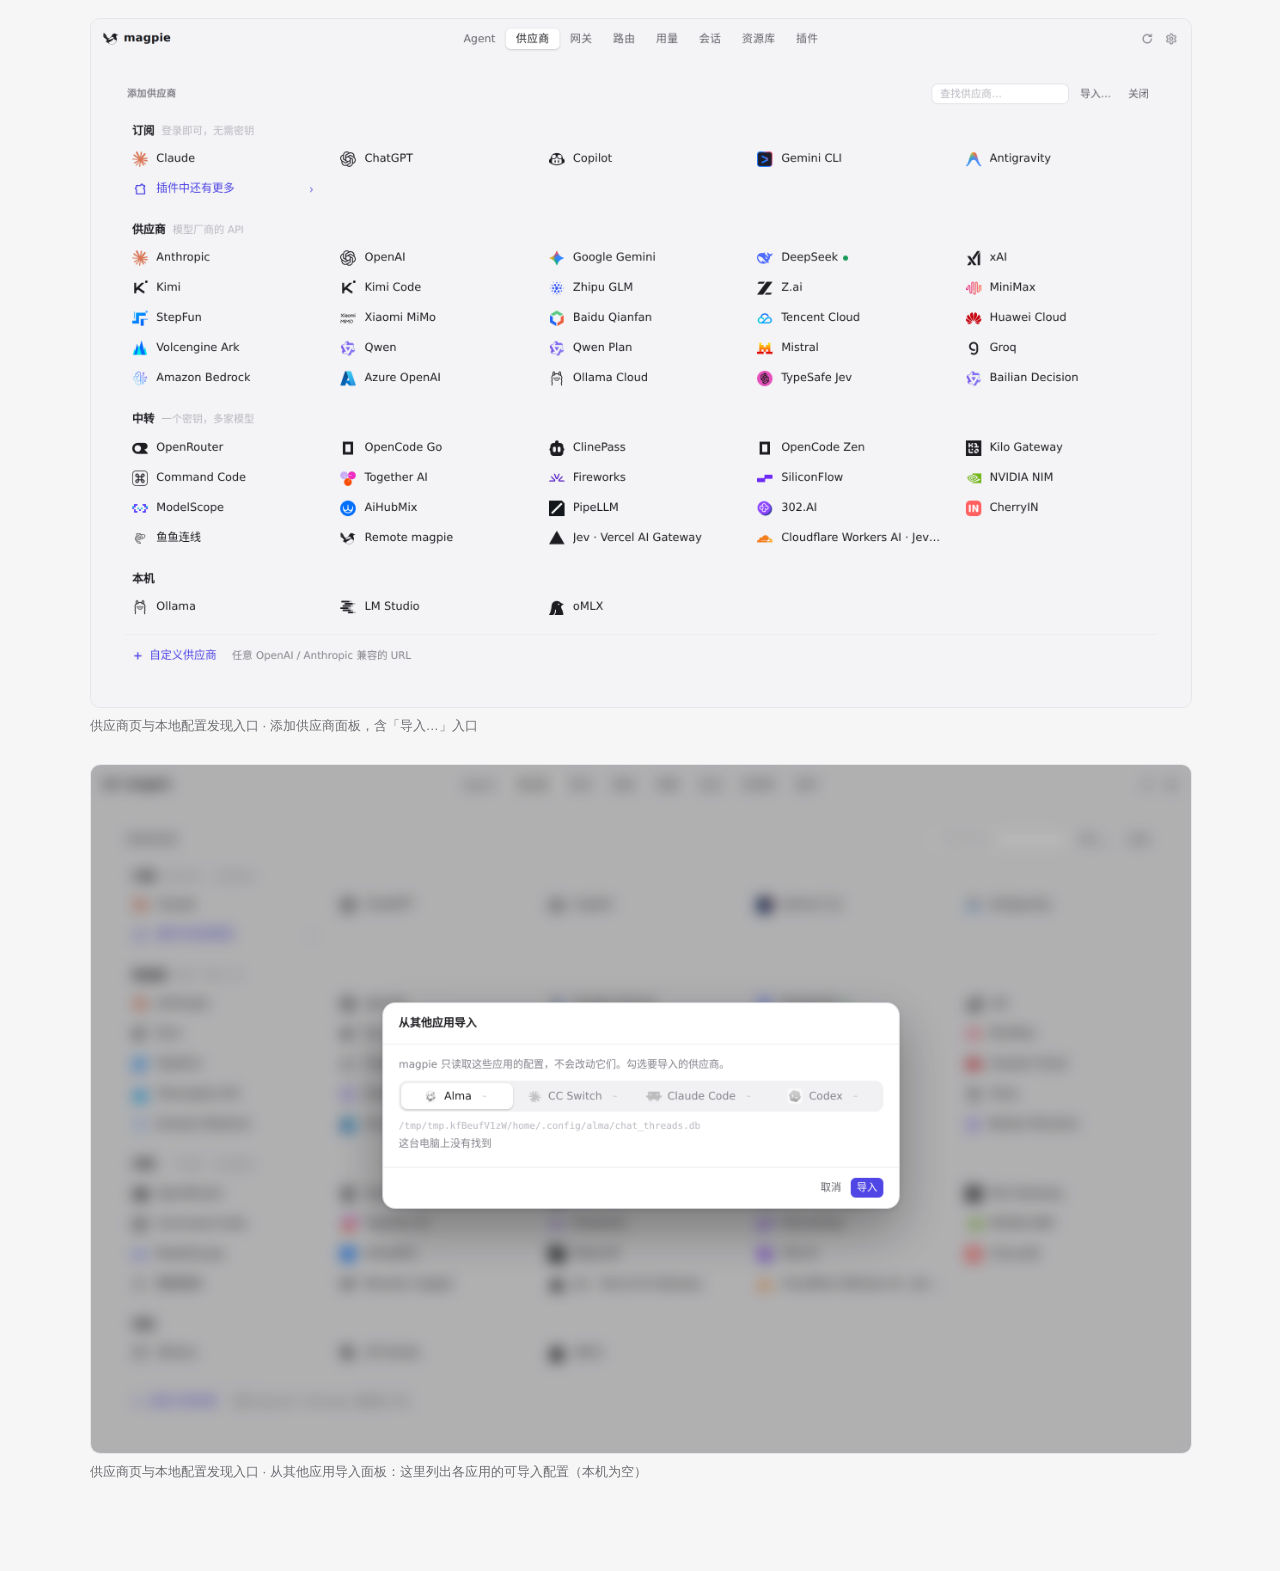
<file: pr-879/f33cef6/index.html>
<!doctype html><html lang="zh"><meta charset="utf-8"><meta name="viewport" content="width=device-width,initial-scale=1">
<title>#879 界面预览 · f33cef6</title>
<style>:root{color-scheme:light dark;--bg:#f6f6f7;--fg:#1d1d1f;--muted:#6e6e73;--card:#fff;--line:#e5e5ea}
@media (prefers-color-scheme:dark){:root{--bg:#111113;--fg:#f2f2f4;--muted:#9a9aa0;--card:#1c1c1f;--line:#2c2c30}}
body{margin:0;background:var(--bg);color:var(--fg);font:15px/1.6 -apple-system,"Segoe UI","PingFang SC","Noto Sans CJK SC",sans-serif}
main{max-width:1100px;margin:0 auto;padding:28px 16px 60px}h1{font-size:20px;margin:0 0 4px}.m{color:var(--muted);font-size:13px;margin:0 0 20px}
video,img{display:block;width:100%;border-radius:10px;border:1px solid var(--line);background:var(--card)}figure{margin:0 0 28px}figcaption{color:var(--muted);font-size:13px;margin-top:8px}
a{color:inherit}</style>
<main><h1>#879 界面预览</h1><p class="m">commit f33cef6 · <a href="https://github.com/yetone/magpie/pull/879">回到 PR</a> · 供应商页新增了「本机配置发现」提示：打开供应商页时后台扫描 Alma / CC Switch / Claude Code / Codex 的可导入配置，列表为空时在列表上方显示醒目的发现条，已有供应商时在「添加供应商」旁显示紧凑的导入链接，并带「忽略」（指纹记在本地存储）。点该链接会用发现结果预选打开既有的导入面板，导入完成后重新扫描。</p>
<figure><video src="preview.mp4" controls autoplay muted playsinline poster="poster.png"></video><figcaption>红线是鼠标走过的轨迹，红色圆环是一次点击；底部文字是这一步在做什么。空格暂停，← → 逐段查看。</figcaption></figure>
<figure><img src="01-providers-list.png" alt="供应商页：列表与底部的「添加供应商」；本机没有可发现的配置，发现条不出现"><figcaption>供应商页与本地配置发现入口 · 供应商页：列表与底部的「添加供应商」；本机没有可发现的配置，发现条不出现</figcaption></figure>
<figure><img src="02-add-sheet.png" alt="添加供应商面板，含「导入…」入口"><figcaption>供应商页与本地配置发现入口 · 添加供应商面板，含「导入…」入口</figcaption></figure>
<figure><img src="03-import-apps-picker.png" alt="从其他应用导入面板：这里列出各应用的可导入配置（本机为空）"><figcaption>供应商页与本地配置发现入口 · 从其他应用导入面板：这里列出各应用的可导入配置（本机为空）</figcaption></figure>
</main></html>
</file>
